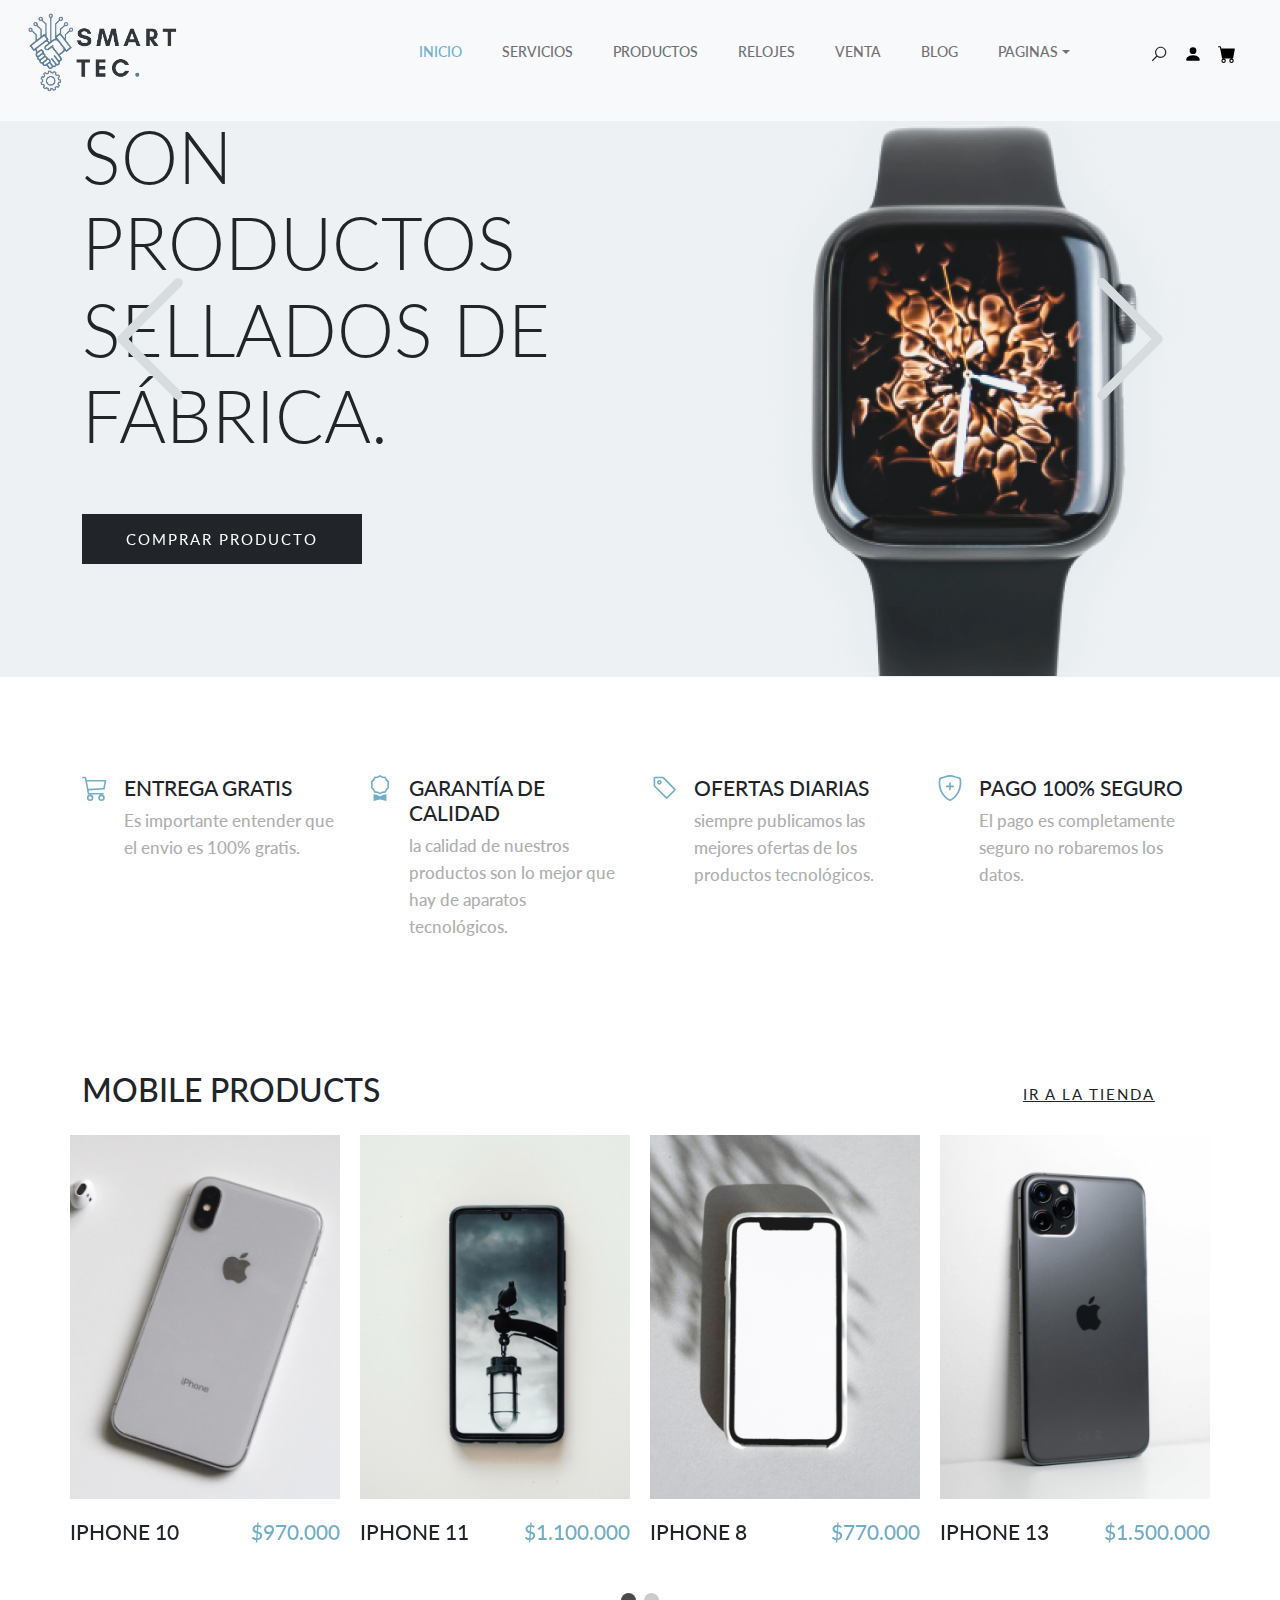
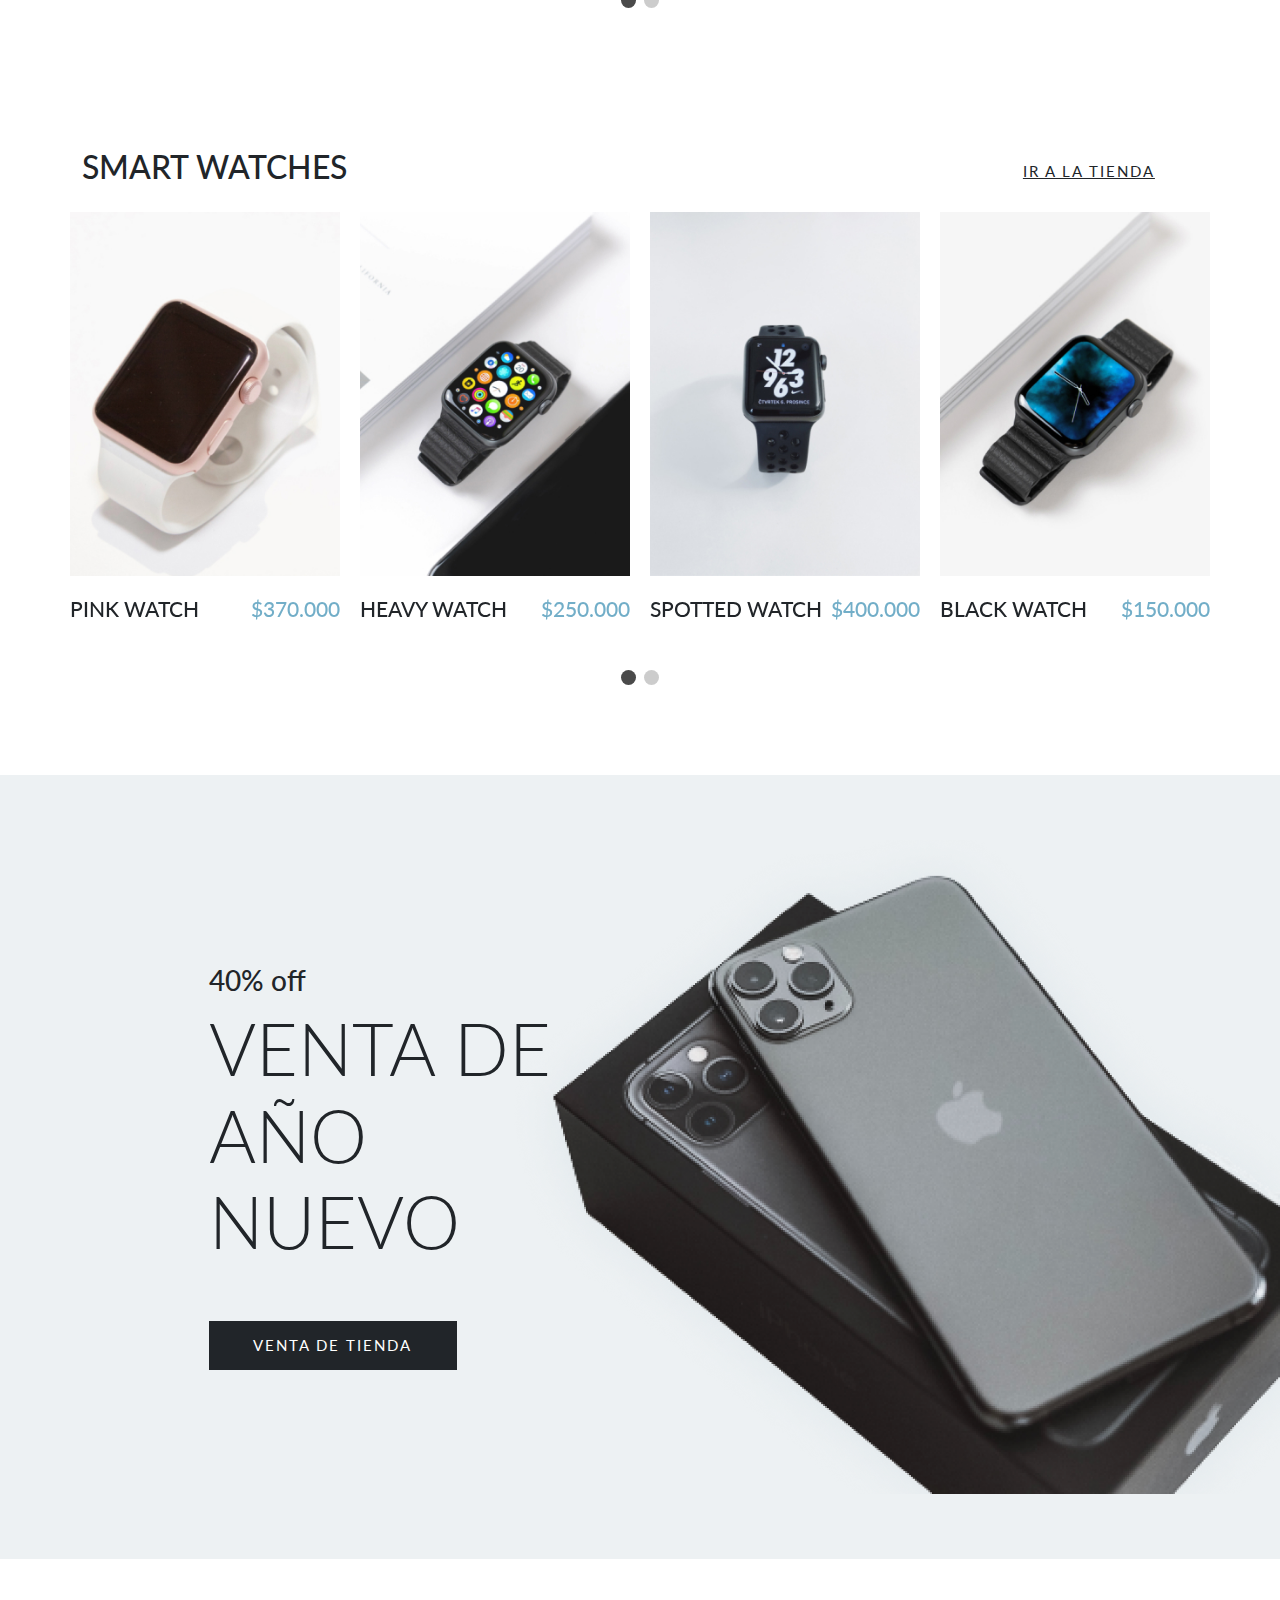
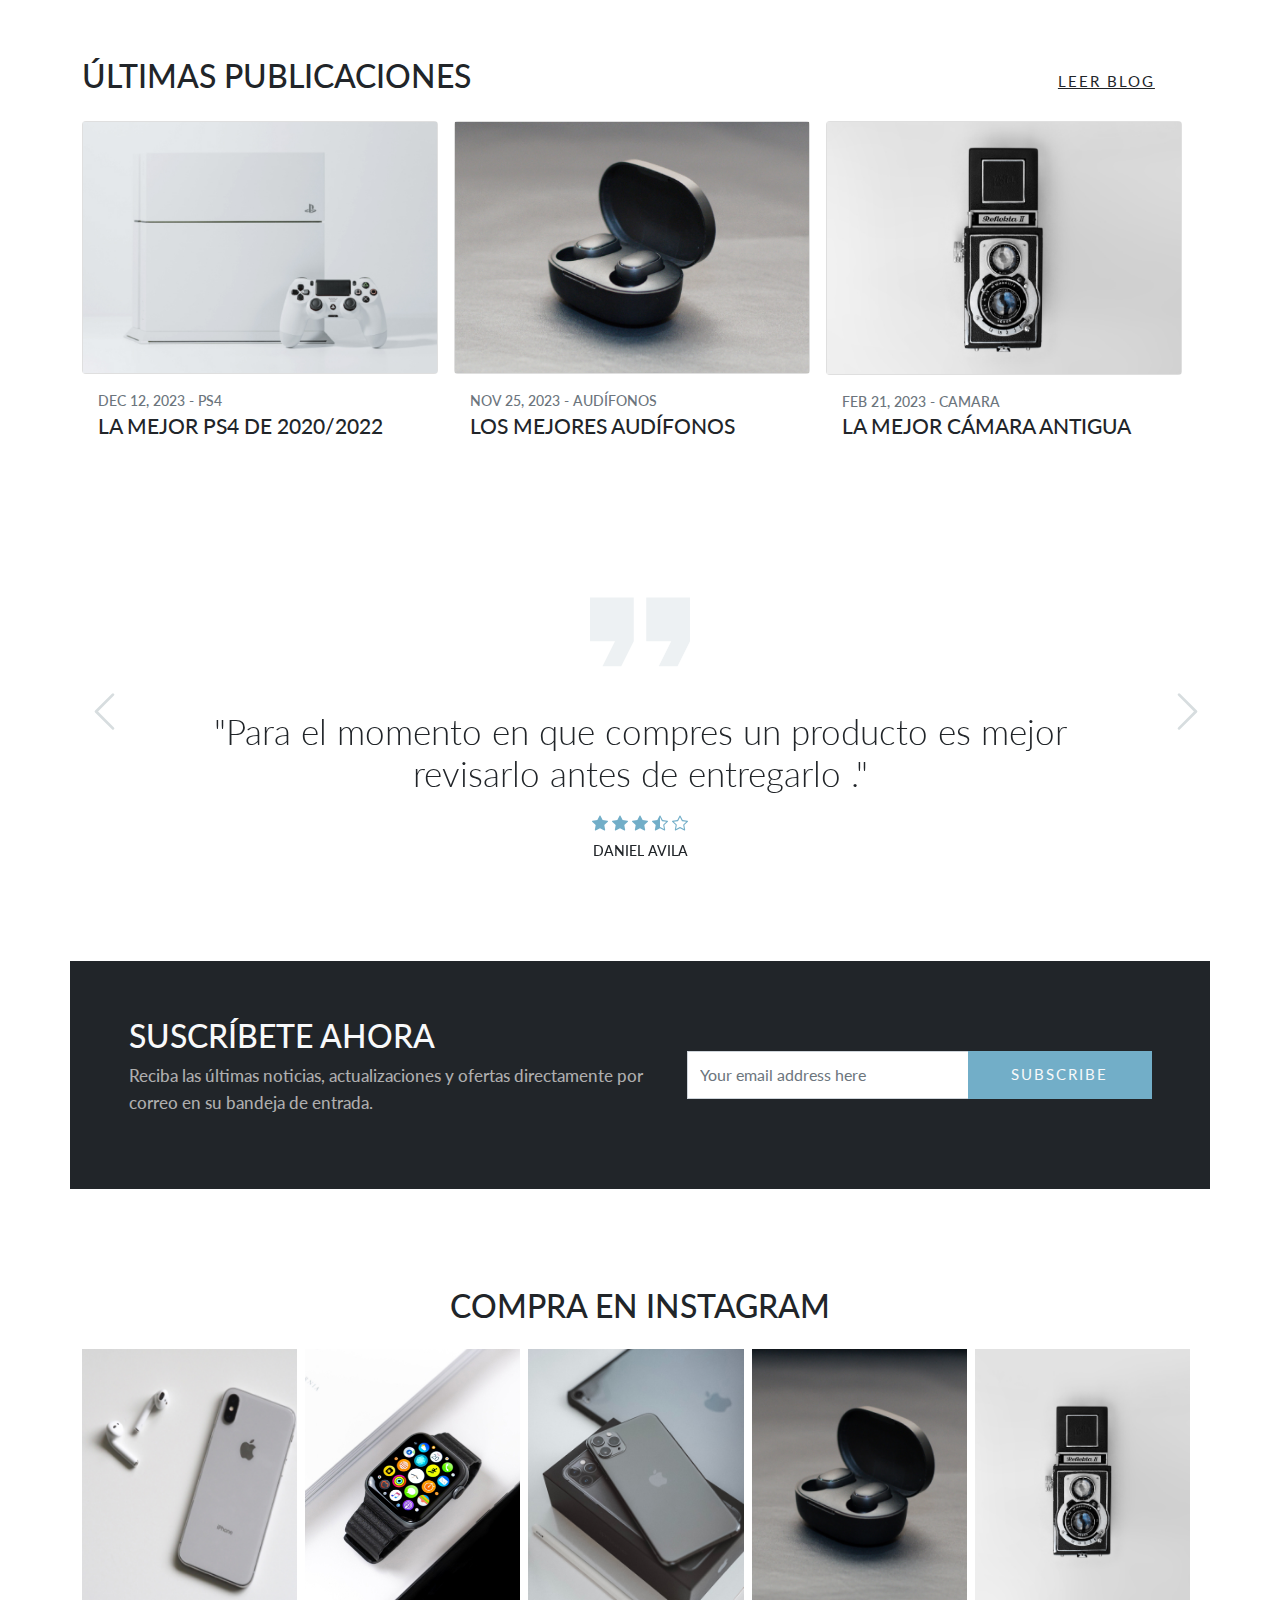
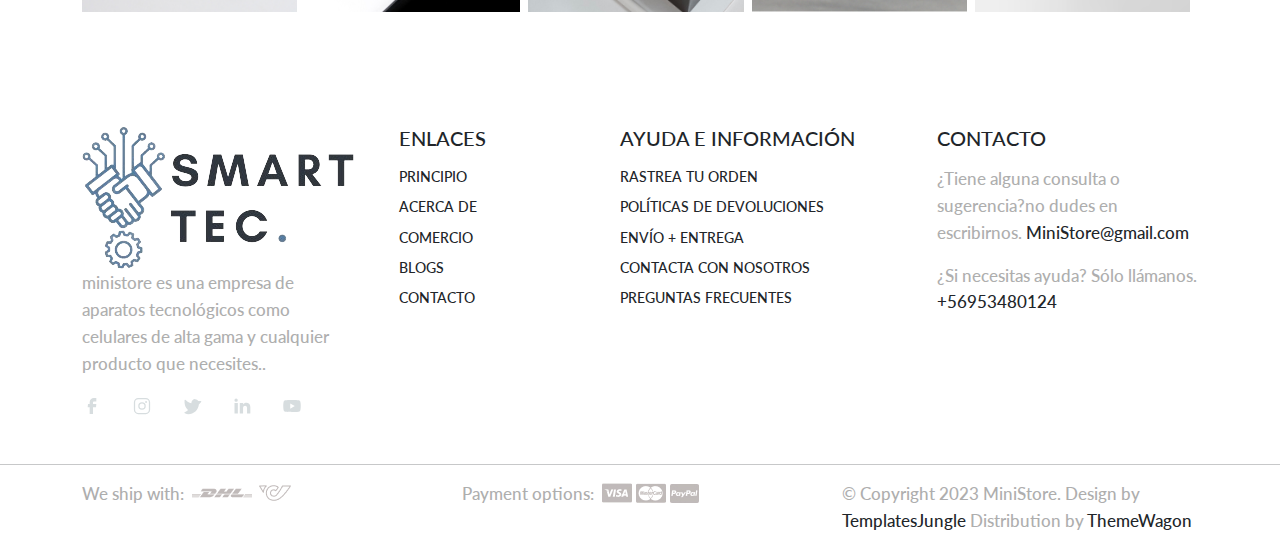
<file: index.html>
<!DOCTYPE html>
<html>
  <head>
    <title>Smart-Tec</title>
    <meta charset="utf-8">
    <meta http-equiv="X-UA-Compatible" content="IE=edge">
    <meta name="viewport" content="width=device-width, initial-scale=1.0">
    <meta name="format-detection" content="telephone=no">
    <meta name="apple-mobile-web-app-capable" content="yes">
    <meta name="author" content="">
    <meta name="keywords" content="">
    <meta name="description" content="">
    <link rel="stylesheet" type="text/css" href="css/bootstrap.min.css">
    <link rel="stylesheet" type="text/css" href="style.css">
    <link rel="stylesheet" href="https://cdn.jsdelivr.net/npm/swiper@9/swiper-bundle.min.css" />
    <link rel="preconnect" href="https://fonts.googleapis.com">
    <link rel="preconnect" href="https://fonts.gstatic.com" crossorigin>
    <link href="https://fonts.googleapis.com/css2?family=Jost:wght@300;400;500&family=Lato:wght@300;400;700&display=swap" rel="stylesheet">
    <!-- script
    ================================================== -->
    <script src="js/modernizr.js"></script>
  </head>
  <body data-bs-spy="scroll" data-bs-target="#navbar" data-bs-root-margin="0px 0px -40%" data-bs-smooth-scroll="true" tabindex="0">
    <svg xmlns="http://www.w3.org/2000/svg" style="display: none;">
      <symbol id="search" xmlns="http://www.w3.org/2000/svg" viewBox="0 0 32 32">
        <title>Search</title>
        <path fill="currentColor" d="M19 3C13.488 3 9 7.488 9 13c0 2.395.84 4.59 2.25 6.313L3.281 27.28l1.439 1.44l7.968-7.969A9.922 9.922 0 0 0 19 23c5.512 0 10-4.488 10-10S24.512 3 19 3zm0 2c4.43 0 8 3.57 8 8s-3.57 8-8 8s-8-3.57-8-8s3.57-8 8-8z" />
      </symbol>
      <symbol xmlns="http://www.w3.org/2000/svg" id="user" viewBox="0 0 16 16">
        <path d="M3 14s-1 0-1-1 1-4 6-4 6 3 6 4-1 1-1 1H3Zm5-6a3 3 0 1 0 0-6 3 3 0 0 0 0 6Z" />
      </symbol>
      <symbol xmlns="http://www.w3.org/2000/svg" id="cart" viewBox="0 0 16 16">
        <path d="M0 1.5A.5.5 0 0 1 .5 1H2a.5.5 0 0 1 .485.379L2.89 3H14.5a.5.5 0 0 1 .491.592l-1.5 8A.5.5 0 0 1 13 12H4a.5.5 0 0 1-.491-.408L2.01 3.607 1.61 2H.5a.5.5 0 0 1-.5-.5zM5 12a2 2 0 1 0 0 4 2 2 0 0 0 0-4zm7 0a2 2 0 1 0 0 4 2 2 0 0 0 0-4zm-7 1a1 1 0 1 1 0 2 1 1 0 0 1 0-2zm7 0a1 1 0 1 1 0 2 1 1 0 0 1 0-2z" />
      </symbol>
      <svg xmlns="http://www.w3.org/2000/svg" id="chevron-left" viewBox="0 0 16 16">
        <path fill-rule="evenodd" d="M11.354 1.646a.5.5 0 0 1 0 .708L5.707 8l5.647 5.646a.5.5 0 0 1-.708.708l-6-6a.5.5 0 0 1 0-.708l6-6a.5.5 0 0 1 .708 0z" />
      </svg>
      <symbol xmlns="http://www.w3.org/2000/svg" id="chevron-right" viewBox="0 0 16 16">
        <path fill-rule="evenodd" d="M4.646 1.646a.5.5 0 0 1 .708 0l6 6a.5.5 0 0 1 0 .708l-6 6a.5.5 0 0 1-.708-.708L10.293 8 4.646 2.354a.5.5 0 0 1 0-.708z" />
      </symbol>
      <symbol xmlns="http://www.w3.org/2000/svg" id="cart-outline" viewBox="0 0 16 16">
        <path d="M0 1.5A.5.5 0 0 1 .5 1H2a.5.5 0 0 1 .485.379L2.89 3H14.5a.5.5 0 0 1 .49.598l-1 5a.5.5 0 0 1-.465.401l-9.397.472L4.415 11H13a.5.5 0 0 1 0 1H4a.5.5 0 0 1-.491-.408L2.01 3.607 1.61 2H.5a.5.5 0 0 1-.5-.5zM3.102 4l.84 4.479 9.144-.459L13.89 4H3.102zM5 12a2 2 0 1 0 0 4 2 2 0 0 0 0-4zm7 0a2 2 0 1 0 0 4 2 2 0 0 0 0-4zm-7 1a1 1 0 1 1 0 2 1 1 0 0 1 0-2zm7 0a1 1 0 1 1 0 2 1 1 0 0 1 0-2z" />
      </symbol>
      <symbol xmlns="http://www.w3.org/2000/svg" id="quality" viewBox="0 0 16 16">
        <path d="M9.669.864 8 0 6.331.864l-1.858.282-.842 1.68-1.337 1.32L2.6 6l-.306 1.854 1.337 1.32.842 1.68 1.858.282L8 12l1.669-.864 1.858-.282.842-1.68 1.337-1.32L13.4 6l.306-1.854-1.337-1.32-.842-1.68L9.669.864zm1.196 1.193.684 1.365 1.086 1.072L12.387 6l.248 1.506-1.086 1.072-.684 1.365-1.51.229L8 10.874l-1.355-.702-1.51-.229-.684-1.365-1.086-1.072L3.614 6l-.25-1.506 1.087-1.072.684-1.365 1.51-.229L8 1.126l1.356.702 1.509.229z" />
        <path d="M4 11.794V16l4-1 4 1v-4.206l-2.018.306L8 13.126 6.018 12.1 4 11.794z" />
      </symbol>
      <symbol xmlns="http://www.w3.org/2000/svg" id="price-tag" viewBox="0 0 16 16">
        <path d="M6 4.5a1.5 1.5 0 1 1-3 0 1.5 1.5 0 0 1 3 0zm-1 0a.5.5 0 1 0-1 0 .5.5 0 0 0 1 0z" />
        <path d="M2 1h4.586a1 1 0 0 1 .707.293l7 7a1 1 0 0 1 0 1.414l-4.586 4.586a1 1 0 0 1-1.414 0l-7-7A1 1 0 0 1 1 6.586V2a1 1 0 0 1 1-1zm0 5.586 7 7L13.586 9l-7-7H2v4.586z" />
      </symbol>
      <symbol xmlns="http://www.w3.org/2000/svg" id="shield-plus" viewBox="0 0 16 16">
        <path d="M5.338 1.59a61.44 61.44 0 0 0-2.837.856.481.481 0 0 0-.328.39c-.554 4.157.726 7.19 2.253 9.188a10.725 10.725 0 0 0 2.287 2.233c.346.244.652.42.893.533.12.057.218.095.293.118a.55.55 0 0 0 .101.025.615.615 0 0 0 .1-.025c.076-.023.174-.061.294-.118.24-.113.547-.29.893-.533a10.726 10.726 0 0 0 2.287-2.233c1.527-1.997 2.807-5.031 2.253-9.188a.48.48 0 0 0-.328-.39c-.651-.213-1.75-.56-2.837-.855C9.552 1.29 8.531 1.067 8 1.067c-.53 0-1.552.223-2.662.524zM5.072.56C6.157.265 7.31 0 8 0s1.843.265 2.928.56c1.11.3 2.229.655 2.887.87a1.54 1.54 0 0 1 1.044 1.262c.596 4.477-.787 7.795-2.465 9.99a11.775 11.775 0 0 1-2.517 2.453 7.159 7.159 0 0 1-1.048.625c-.28.132-.581.24-.829.24s-.548-.108-.829-.24a7.158 7.158 0 0 1-1.048-.625 11.777 11.777 0 0 1-2.517-2.453C1.928 10.487.545 7.169 1.141 2.692A1.54 1.54 0 0 1 2.185 1.43 62.456 62.456 0 0 1 5.072.56z" />
        <path d="M8 4.5a.5.5 0 0 1 .5.5v1.5H10a.5.5 0 0 1 0 1H8.5V9a.5.5 0 0 1-1 0V7.5H6a.5.5 0 0 1 0-1h1.5V5a.5.5 0 0 1 .5-.5z" />
      </symbol>
      <symbol xmlns="http://www.w3.org/2000/svg" id="star-fill" viewBox="0 0 16 16">
        <path d="M3.612 15.443c-.386.198-.824-.149-.746-.592l.83-4.73L.173 6.765c-.329-.314-.158-.888.283-.95l4.898-.696L7.538.792c.197-.39.73-.39.927 0l2.184 4.327 4.898.696c.441.062.612.636.282.95l-3.522 3.356.83 4.73c.078.443-.36.79-.746.592L8 13.187l-4.389 2.256z" />
      </symbol>
      <symbol xmlns="http://www.w3.org/2000/svg" id="star-empty" viewBox="0 0 16 16">
        <path d="M2.866 14.85c-.078.444.36.791.746.593l4.39-2.256 4.389 2.256c.386.198.824-.149.746-.592l-.83-4.73 3.522-3.356c.33-.314.16-.888-.282-.95l-4.898-.696L8.465.792a.513.513 0 0 0-.927 0L5.354 5.12l-4.898.696c-.441.062-.612.636-.283.95l3.523 3.356-.83 4.73zm4.905-2.767-3.686 1.894.694-3.957a.565.565 0 0 0-.163-.505L1.71 6.745l4.052-.576a.525.525 0 0 0 .393-.288L8 2.223l1.847 3.658a.525.525 0 0 0 .393.288l4.052.575-2.906 2.77a.565.565 0 0 0-.163.506l.694 3.957-3.686-1.894a.503.503 0 0 0-.461 0z" />
      </symbol>
      <symbol xmlns="http://www.w3.org/2000/svg" id="star-half" viewBox="0 0 16 16">
        <path d="M5.354 5.119 7.538.792A.516.516 0 0 1 8 .5c.183 0 .366.097.465.292l2.184 4.327 4.898.696A.537.537 0 0 1 16 6.32a.548.548 0 0 1-.17.445l-3.523 3.356.83 4.73c.078.443-.36.79-.746.592L8 13.187l-4.389 2.256a.52.52 0 0 1-.146.05c-.342.06-.668-.254-.6-.642l.83-4.73L.173 6.765a.55.55 0 0 1-.172-.403.58.58 0 0 1 .085-.302.513.513 0 0 1 .37-.245l4.898-.696zM8 12.027a.5.5 0 0 1 .232.056l3.686 1.894-.694-3.957a.565.565 0 0 1 .162-.505l2.907-2.77-4.052-.576a.525.525 0 0 1-.393-.288L8.001 2.223 8 2.226v9.8z" />
      </symbol>
      <symbol xmlns="http://www.w3.org/2000/svg" id="quote" viewBox="0 0 24 24">
        <path fill="currentColor" d="m15 17l2-4h-4V6h7v7l-2 4h-3Zm-9 0l2-4H4V6h7v7l-2 4H6Z" />
      </symbol>
      <symbol xmlns="http://www.w3.org/2000/svg" id="facebook" viewBox="0 0 24 24">
        <path fill="currentColor" d="M9.198 21.5h4v-8.01h3.604l.396-3.98h-4V7.5a1 1 0 0 1 1-1h3v-4h-3a5 5 0 0 0-5 5v2.01h-2l-.396 3.98h2.396v8.01Z" />
      </symbol>
      <symbol xmlns="http://www.w3.org/2000/svg" id="youtube" viewBox="0 0 32 32">
        <path fill="currentColor" d="M29.41 9.26a3.5 3.5 0 0 0-2.47-2.47C24.76 6.2 16 6.2 16 6.2s-8.76 0-10.94.59a3.5 3.5 0 0 0-2.47 2.47A36.13 36.13 0 0 0 2 16a36.13 36.13 0 0 0 .59 6.74a3.5 3.5 0 0 0 2.47 2.47c2.18.59 10.94.59 10.94.59s8.76 0 10.94-.59a3.5 3.5 0 0 0 2.47-2.47A36.13 36.13 0 0 0 30 16a36.13 36.13 0 0 0-.59-6.74ZM13.2 20.2v-8.4l7.27 4.2Z" />
      </symbol>
      <symbol xmlns="http://www.w3.org/2000/svg" id="twitter" viewBox="0 0 256 256">
        <path fill="currentColor" d="m245.66 77.66l-29.9 29.9C209.72 177.58 150.67 232 80 232c-14.52 0-26.49-2.3-35.58-6.84c-7.33-3.67-10.33-7.6-11.08-8.72a8 8 0 0 1 3.85-11.93c.26-.1 24.24-9.31 39.47-26.84a110.93 110.93 0 0 1-21.88-24.2c-12.4-18.41-26.28-50.39-22-98.18a8 8 0 0 1 13.65-4.92c.35.35 33.28 33.1 73.54 43.72V88a47.87 47.87 0 0 1 14.36-34.3A46.87 46.87 0 0 1 168.1 40a48.66 48.66 0 0 1 41.47 24H240a8 8 0 0 1 5.66 13.66Z" />
      </symbol>
      <symbol xmlns="http://www.w3.org/2000/svg" id="instagram" viewBox="0 0 256 256">
        <path fill="currentColor" d="M128 80a48 48 0 1 0 48 48a48.05 48.05 0 0 0-48-48Zm0 80a32 32 0 1 1 32-32a32 32 0 0 1-32 32Zm48-136H80a56.06 56.06 0 0 0-56 56v96a56.06 56.06 0 0 0 56 56h96a56.06 56.06 0 0 0 56-56V80a56.06 56.06 0 0 0-56-56Zm40 152a40 40 0 0 1-40 40H80a40 40 0 0 1-40-40V80a40 40 0 0 1 40-40h96a40 40 0 0 1 40 40ZM192 76a12 12 0 1 1-12-12a12 12 0 0 1 12 12Z" />
      </symbol>
      <symbol xmlns="http://www.w3.org/2000/svg" id="linkedin" viewBox="0 0 24 24">
        <path fill="currentColor" d="M6.94 5a2 2 0 1 1-4-.002a2 2 0 0 1 4 .002zM7 8.48H3V21h4V8.48zm6.32 0H9.34V21h3.94v-6.57c0-3.66 4.77-4 4.77 0V21H22v-7.93c0-6.17-7.06-5.94-8.72-2.91l.04-1.68z" />
      </symbol>
      <symbol xmlns="http://www.w3.org/2000/svg" id="nav-icon" viewBox="0 0 16 16">
        <path d="M14 10.5a.5.5 0 0 0-.5-.5h-3a.5.5 0 0 0 0 1h3a.5.5 0 0 0 .5-.5zm0-3a.5.5 0 0 0-.5-.5h-7a.5.5 0 0 0 0 1h7a.5.5 0 0 0 .5-.5zm0-3a.5.5 0 0 0-.5-.5h-11a.5.5 0 0 0 0 1h11a.5.5 0 0 0 .5-.5z" />
      </symbol>
      <symbol xmlns="http://www.w3.org/2000/svg" id="close" viewBox="0 0 16 16">
        <path d="M2.146 2.854a.5.5 0 1 1 .708-.708L8 7.293l5.146-5.147a.5.5 0 0 1 .708.708L8.707 8l5.147 5.146a.5.5 0 0 1-.708.708L8 8.707l-5.146 5.147a.5.5 0 0 1-.708-.708L7.293 8 2.146 2.854Z" />
      </symbol>
      <symbol xmlns="http://www.w3.org/2000/svg" id="navbar-icon" viewBox="0 0 16 16">
        <path d="M14 10.5a.5.5 0 0 0-.5-.5h-3a.5.5 0 0 0 0 1h3a.5.5 0 0 0 .5-.5zm0-3a.5.5 0 0 0-.5-.5h-7a.5.5 0 0 0 0 1h7a.5.5 0 0 0 .5-.5zm0-3a.5.5 0 0 0-.5-.5h-11a.5.5 0 0 0 0 1h11a.5.5 0 0 0 .5-.5z" />
      </symbol>
    </svg>  

    <div class="search-popup">
        <div class="search-popup-container">

          <form role="search" method="get" class="search-form" action="">
            <input type="search" id="search-form" class="search-field" placeholder="Type and press enter" value="" name="s" />
            <button type="submit" class="search-submit"><svg class="search"><use xlink:href="#search"></use></svg></button>
          </form>

          <h5 class="cat-list-title">Browse Categories</h5>
          
          <ul class="cat-list">
            <li class="cat-list-item">
              <a href="#" title="Mobile Phones">Teléfonos móviles</a>
            </li>
            <li class="cat-list-item">
              <a href="#" title="Smart Watches">Relojes inteligentes</a>
            </li>
            <li class="cat-list-item">
              <a href="#" title="Headphones">Auriculares</a>
            </li>
            <li class="cat-list-item">
              <a href="#" title="Accessories">Accessorios</a>
            </li>
            <li class="cat-list-item">
              <a href="#" title="Monitors">Monitores</a>
            </li>
            <li class="cat-list-item">
              <a href="#" title="Speakers">parlantes</a>
            </li>
            <li class="cat-list-item">
              <a href="#" title="Memory Cards">Tarjetas de memoria</a>
            </li>
          </ul>

        </div>
    </div>
    
    <header id="header" class="site-header header-scrolled position-fixed text-black bg-light">
      <nav id="header-nav" class="navbar navbar-expand-lg px-3 mb-3">
        <div class="container-fluid">
          <a class="navbar-brand" href="index.html">
            <img src="images/main-logo.png" class="logo">
          </a>
          <button class="navbar-toggler d-flex d-lg-none order-3 p-2" type="button" data-bs-toggle="offcanvas" data-bs-target="#bdNavbar" aria-controls="bdNavbar" aria-expanded="false" aria-label="Toggle navigation">
            <svg class="navbar-icon">
              <use xlink:href="#navbar-icon"></use>
            </svg>
          </button>
          <div class="offcanvas offcanvas-end" tabindex="-1" id="bdNavbar" aria-labelledby="bdNavbarOffcanvasLabel">
            <div class="offcanvas-header px-4 pb-0">
              <a class="navbar-brand" href="index.html">
                <img src="images/main-logo.png" class="logo">
              </a>
              <button type="button" class="btn-close btn-close-black" data-bs-dismiss="offcanvas" aria-label="Close" data-bs-target="#bdNavbar"></button>
            </div>
            <div class="offcanvas-body">
              <ul id="navbar" class="navbar-nav text-uppercase justify-content-end align-items-center flex-grow-1 pe-3">
                <li class="nav-item">
                  <a class="nav-link me-4 active" href="#billboard">Inicio</a>
                </li>
                <li class="nav-item">
                  <a class="nav-link me-4" href="#company-services">Servicios</a>
                </li>
                <li class="nav-item">
                  <a class="nav-link me-4" href="#mobile-products">Productos</a>
                </li>
                <li class="nav-item">
                  <a class="nav-link me-4" href="#smart-watches">Relojes</a>
                </li>
                <li class="nav-item">
                  <a class="nav-link me-4" href="#yearly-sale">Venta</a>
                </li>
                <li class="nav-item">
                  <a class="nav-link me-4" href="#latest-blog">Blog</a>
                </li>
                <li class="nav-item dropdown">
                  <a class="nav-link me-4 dropdown-toggle link-dark" data-bs-toggle="dropdown" href="#" role="button" aria-expanded="false">paginas</a>
                  <ul class="dropdown-menu">
                    <li>
                      <a href="about.html" class="dropdown-item">About</a>
                    </li>
                    <li>
                      <a href="blog.html" class="dropdown-item">Blog</a>
                    </li>
                    <li>
                      <a href="shop.html" class="dropdown-item">Shop</a>
                    </li>
                    <li>
                      <a href="cart.html" class="dropdown-item">Cart</a>
                    </li>
                    <li>
                      <a href="checkout.html" class="dropdown-item">Checkout</a>
                    </li>
                    <li>
                      <a href="single-product.html" class="dropdown-item">Single Product</a>
                    </li>
                    <li>
                      <a href="contact.html" class="dropdown-item">Contact</a>
                    </li>
                  </ul>
                </li>
                <li class="nav-item">
                  <div class="user-items ps-5">
                    <ul class="d-flex justify-content-end list-unstyled">
                      <li class="search-item pe-3">
                        <a href="#" class="search-button">
                          <svg class="search">
                            <use xlink:href="#search"></use>
                          </svg>
                        </a>
                      </li>
                      <li class="pe-3">
                        <a href="inico de sesión/iniciar_sesion.html">
                          <svg class="user">
                            <use xlink:href="#user"></use>
                          </svg>
                        </a>
                      </li>
                      <li>
                        <a href="cart.html">
                          <svg class="cart">
                            <use xlink:href="#cart"></use>
                          </svg>
                        </a>
                      </li>
                    </ul>
                  </div>
                </li>
              </ul>
            </div>
          </div>
        </div>
      </nav>
    </header>
    <section id="billboard" class="position-relative overflow-hidden bg-light-blue">
      <div class="swiper main-swiper">
        <div class="swiper-wrapper">
          <div class="swiper-slide">
            <div class="container">
              <div class="row d-flex align-items-center">
                <div class="col-md-6">
                  <div class="banner-content">
                    <h1 class="display-2 text-uppercase text-dark pb-5">Son productos sellados de fábrica.</h1>
                    <a href="shop.html" class="btn btn-medium btn-dark text-uppercase btn-rounded-none">Comprar producto</a>
                  </div>
                </div>
                <div class="col-md-5">
                  <div class="image-holder">
                    <img src="images/banner-image.png" alt="banner">
                  </div>
                </div>
              </div>
            </div>
          </div>
          <div class="swiper-slide">
            <div class="container">
              <div class="row d-flex flex-wrap align-items-center">
                <div class="col-md-6">
                  <div class="banner-content">
                    <h1 class="display-2 text-uppercase text-dark pb-5">Los mejores productos tecnológicos.</h1>
                    <a href="shop.html" class="btn btn-medium btn-dark text-uppercase btn-rounded-none">Comprar producto</a>
                  </div>
                </div>
                <div class="col-md-5">
                  <div class="image-holder">
                    <img src="images/banner-image.png" alt="banner">
                  </div>
                </div>
              </div>
            </div>
          </div>
        </div>
      </div>
      <div class="swiper-icon swiper-arrow swiper-arrow-prev">
        <svg class="chevron-left">
          <use xlink:href="#chevron-left" />
        </svg>
      </div>
      <div class="swiper-icon swiper-arrow swiper-arrow-next">
        <svg class="chevron-right">
          <use xlink:href="#chevron-right" />
        </svg>
      </div>
    </section>
    <section id="company-services" class="padding-large">
      <div class="container">
        <div class="row">
          <div class="col-lg-3 col-md-6 pb-3">
            <div class="icon-box d-flex">
              <div class="icon-box-icon pe-3 pb-3">
                <svg class="cart-outline">
                  <use xlink:href="#cart-outline" />
                </svg>
              </div>
              <div class="icon-box-content">
                <h3 class="card-title text-uppercase text-dark">Entrega gratis</h3>
                <p>Es importante entender que el envio es 100% gratis.</p>
              </div>
            </div>
          </div>
          <div class="col-lg-3 col-md-6 pb-3">
            <div class="icon-box d-flex">
              <div class="icon-box-icon pe-3 pb-3">
                <svg class="quality">
                  <use xlink:href="#quality" />
                </svg>
              </div>
              <div class="icon-box-content">
                <h3 class="card-title text-uppercase text-dark">Garantía de calidad</h3>
                <p>la calidad de nuestros productos son lo mejor que hay de aparatos tecnológicos.</p>
              </div>
            </div>
          </div>
          <div class="col-lg-3 col-md-6 pb-3">
            <div class="icon-box d-flex">
              <div class="icon-box-icon pe-3 pb-3">
                <svg class="price-tag">
                  <use xlink:href="#price-tag" />
                </svg>
              </div>
              <div class="icon-box-content">
                <h3 class="card-title text-uppercase text-dark">Ofertas diarias</h3>
                <p>siempre publicamos las mejores ofertas de los productos tecnológicos.</p>
              </div>
            </div>
          </div>
          <div class="col-lg-3 col-md-6 pb-3">
            <div class="icon-box d-flex">
              <div class="icon-box-icon pe-3 pb-3">
                <svg class="shield-plus">
                  <use xlink:href="#shield-plus" />
                </svg>
              </div>
              <div class="icon-box-content">
                <h3 class="card-title text-uppercase text-dark">Pago 100% seguro</h3>
                <p>El pago es completamente seguro no robaremos los datos.</p>
              </div>
            </div>
          </div>
        </div>
      </div>
    </section>
    <section id="mobile-products" class="product-store position-relative padding-large no-padding-top">
      <div class="container">
        <div class="row">
          <div class="display-header d-flex justify-content-between pb-3">
            <h2 class="display-7 text-dark text-uppercase">Mobile Products</h2>
            <div class="btn-right">
              <a href="shop.html" class="btn btn-medium btn-normal text-uppercase">Ir a la tienda</a>
            </div>
          </div>
          <div class="swiper product-swiper">
            <div class="swiper-wrapper">
              <div class="swiper-slide">
                <div class="product-card position-relative">
                  <div class="image-holder">
                    <img src="images/product-item1.jpg" alt="product-item" class="img-fluid">
                  </div>
                  <div class="cart-concern position-absolute">
                    <div class="cart-button d-flex">
                      <a href="#" class="btn btn-medium btn-black">Add to Cart<svg class="cart-outline"><use xlink:href="#cart-outline"></use></svg></a>
                    </div>
                  </div>
                  <div class="card-detail d-flex justify-content-between align-items-baseline pt-3">
                    <h3 class="card-title text-uppercase">
                      <a href="#">Iphone 10</a>
                    </h3>
                    <span class="item-price text-primary">$970.000</span>
                  </div>
                </div>
              </div>
              <div class="swiper-slide">
                <div class="product-card position-relative">
                  <div class="image-holder">
                    <img src="images/product-item2.jpg" alt="product-item" class="img-fluid">
                  </div>
                  <div class="cart-concern position-absolute">
                    <div class="cart-button d-flex">
                      <a href="#" class="btn btn-medium btn-black">Add to Cart<svg class="cart-outline"><use xlink:href="#cart-outline"></use></svg></a>
                    </div>
                  </div>
                  <div class="card-detail d-flex justify-content-between align-items-baseline pt-3">
                    <h3 class="card-title text-uppercase">
                      <a href="#">Iphone 11</a>
                    </h3>
                    <span class="item-price text-primary">$1.100.000</span>
                  </div>
                </div>
              </div>
              <div class="swiper-slide">
                <div class="product-card position-relative">
                  <div class="image-holder">
                    <img src="images/product-item3.jpg" alt="product-item" class="img-fluid">
                  </div>
                  <div class="cart-concern position-absolute">
                    <div class="cart-button d-flex">
                      <a href="#" class="btn btn-medium btn-black">Add to Cart<svg class="cart-outline"><use xlink:href="#cart-outline"></use></svg></a>
                    </div>
                  </div>
                  <div class="card-detail d-flex justify-content-between align-items-baseline pt-3">
                    <h3 class="card-title text-uppercase">
                      <a href="#">Iphone 8</a>
                    </h3>
                    <span class="item-price text-primary">$770.000</span>
                  </div>
                </div>
              </div>
              <div class="swiper-slide">
                <div class="product-card position-relative">
                  <div class="image-holder">
                    <img src="images/product-item4.jpg" alt="product-item" class="img-fluid">
                  </div>
                  <div class="cart-concern position-absolute">
                    <div class="cart-button d-flex">
                      <a href="#" class="btn btn-medium btn-black">Add to Cart<svg class="cart-outline"><use xlink:href="#cart-outline"></use></svg></a>
                    </div>
                  </div>
                  <div class="card-detail d-flex justify-content-between align-items-baseline pt-3">
                    <h3 class="card-title text-uppercase">
                      <a href="#">Iphone 13</a>
                    </h3>
                    <span class="item-price text-primary">$1.500.000</span>
                  </div>
                </div>
              </div>
              <div class="swiper-slide">
                <div class="product-card position-relative">
                  <div class="image-holder">
                    <img src="images/product-item5.jpg" alt="product-item" class="img-fluid">
                  </div>
                  <div class="cart-concern position-absolute">
                    <div class="cart-button d-flex">
                      <a href="#" class="btn btn-medium btn-black">Add to Cart<svg class="cart-outline"><use xlink:href="#cart-outline"></use></svg></a>
                    </div>
                  </div>
                  <div class="card-detail d-flex justify-content-between align-items-baseline pt-3">
                    <h3 class="card-title text-uppercase">
                      <a href="#">Iphone 12</a>
                    </h3>
                    <span class="item-price text-primary">$1.270.000</span>
                  </div>
                </div>
              </div>
            </div>
          </div>
        </div>
      </div>
      <div class="swiper-pagination position-absolute text-center"></div>
    </section>
    <section id="smart-watches" class="product-store padding-large position-relative">
      <div class="container">
        <div class="row">
          <div class="display-header d-flex justify-content-between pb-3">
            <h2 class="display-7 text-dark text-uppercase">Smart Watches</h2>
            <div class="btn-right">
              <a href="shop.html" class="btn btn-medium btn-normal text-uppercase">Ir a la tienda</a>
            </div>
          </div>
          <div class="swiper product-watch-swiper">
            <div class="swiper-wrapper">
              <div class="swiper-slide">
                <div class="product-card position-relative">
                  <div class="image-holder">
                    <img src="images/product-item6.jpg" alt="product-item" class="img-fluid">
                  </div>
                  <div class="cart-concern position-absolute">
                    <div class="cart-button d-flex">
                      <a href="#" class="btn btn-medium btn-black">Add to Cart<svg class="cart-outline"><use xlink:href="#cart-outline"></use></svg></a>
                    </div>
                  </div>
                  <div class="card-detail d-flex justify-content-between align-items-baseline pt-3">
                    <h3 class="card-title text-uppercase">
                      <a href="#">Pink watch</a>
                    </h3>
                    <span class="item-price text-primary">$370.000</span>
                  </div>
                </div>
              </div>
              <div class="swiper-slide">
                <div class="product-card position-relative">
                  <div class="image-holder">
                    <img src="images/product-item7.jpg" alt="product-item" class="img-fluid">
                  </div>
                  <div class="cart-concern position-absolute">
                    <div class="cart-button d-flex">
                      <a href="#" class="btn btn-medium btn-black">Add to Cart<svg class="cart-outline"><use xlink:href="#cart-outline"></use></svg></a>
                    </div>
                  </div>
                  <div class="card-detail d-flex justify-content-between align-items-baseline pt-3">
                    <h3 class="card-title text-uppercase">
                      <a href="#">Heavy watch</a>
                    </h3>
                    <span class="item-price text-primary">$250.000</span>
                  </div>
                </div>
              </div>
              <div class="swiper-slide">
                <div class="product-card position-relative">
                  <div class="image-holder">
                    <img src="images/product-item8.jpg" alt="product-item" class="img-fluid">
                  </div>
                  <div class="cart-concern position-absolute">
                    <div class="cart-button d-flex">
                      <a href="#" class="btn btn-medium btn-black">Add to Cart<svg class="cart-outline"><use xlink:href="#cart-outline"></use></svg></a>
                    </div>
                  </div>
                  <div class="card-detail d-flex justify-content-between align-items-baseline pt-3">
                    <h3 class="card-title text-uppercase">
                      <a href="#">spotted watch</a>
                    </h3>
                    <span class="item-price text-primary">$400.000</span>
                  </div>
                </div>
              </div>
              <div class="swiper-slide">
                <div class="product-card position-relative">
                  <div class="image-holder">
                    <img src="images/product-item9.jpg" alt="product-item" class="img-fluid">
                  </div>
                  <div class="cart-concern position-absolute">
                    <div class="cart-button d-flex">
                      <a href="#" class="btn btn-medium btn-black">Add to Cart<svg class="cart-outline"><use xlink:href="#cart-outline"></use></svg></a>
                    </div>
                  </div>
                  <div class="card-detail d-flex justify-content-between align-items-baseline pt-3">
                    <h3 class="card-title text-uppercase">
                      <a href="#">black watch</a>
                    </h3>
                    <span class="item-price text-primary">$150.000</span>
                  </div>
                </div>
              </div>
              <div class="swiper-slide">
                <div class="product-card position-relative">
                  <div class="image-holder">
                    <img src="images/product-item10.jpg" alt="product-item" class="img-fluid">
                  </div>
                  <div class="cart-concern position-absolute">
                    <div class="cart-button d-flex">
                      <a href="#" class="btn btn-medium btn-black">Add to Cart<svg class="cart-outline"><use xlink:href="#cart-outline"></use></svg></a>
                    </div>
                  </div>
                  <div class="card-detail d-flex justify-content-between pt-3">
                    <h3 class="card-title text-uppercase">
                      <a href="#">black watch</a>
                    </h3>
                    <span class="item-price text-primary">$120.000</span>
                  </div>
                </div>
              </div>
            </div>
          </div>
        </div>
      </div>
      <div class="swiper-pagination position-absolute text-center"></div>
    </section>
    <section id="yearly-sale" class="bg-light-blue overflow-hidden mt-5 padding-xlarge" style="background-image: url('images/single-image1.png');background-position: right; background-repeat: no-repeat;">
      <div class="row d-flex flex-wrap align-items-center">
        <div class="col-md-6 col-sm-12">
          <div class="text-content offset-4 padding-medium">
            <h3>40% off</h3>
            <h2 class="display-2 pb-5 text-uppercase text-dark">venta de año nuevo</h2>
            <a href="shop.html" class="btn btn-medium btn-dark text-uppercase btn-rounded-none">Venta de tienda</a>
          </div>
        </div>
        <div class="col-md-6 col-sm-12">
          
        </div>
      </div>
    </section>
    <section id="latest-blog" class="padding-large">
      <div class="container">
        <div class="row">
          <div class="display-header d-flex justify-content-between pb-3">
            <h2 class="display-7 text-dark text-uppercase">últimas publicaciones</h2>
            <div class="btn-right">
              <a href="blog.html" class="btn btn-medium btn-normal text-uppercase">Leer blog</a>
            </div>
          </div>
          <div class="post-grid d-flex flex-wrap justify-content-between">
            <div class="col-lg-4 col-sm-12">
              <div class="card border-none me-3">
                <div class="card-image">
                  <img src="images/post-item1.jpg" alt="" class="img-fluid">
                </div>
              </div>
              <div class="card-body text-uppercase">
                <div class="card-meta text-muted">
                  <span class="meta-date">dec 12, 2023</span>
                  <span class="meta-category">- PS4</span>
                </div>
                <h3 class="card-title">
                  <a href="#">la mejor ps4 de 2020/2022</a>
                </h3>
              </div>
            </div>
            <div class="col-lg-4 col-sm-12">
              <div class="card border-none me-3">
                <div class="card-image">
                  <img src="images/post-item2.jpg" alt="" class="img-fluid">
                </div>
              </div>
              <div class="card-body text-uppercase">
                <div class="card-meta text-muted">
                  <span class="meta-date">NOV 25, 2023</span>
                  <span class="meta-category">- audífonos</span>
                </div>
                <h3 class="card-title">
                  <a href="#">los mejores audífonos</a>
                </h3>
              </div>
            </div>
            <div class="col-lg-4 col-sm-12">
              <div class="card border-none me-3">
                <div class="card-image">
                  <img src="images/post-item3.jpg" alt="" class="img-fluid">
                </div>
              </div>
              <div class="card-body text-uppercase">
                <div class="card-meta text-muted">
                  <span class="meta-date">feb 21, 2023</span>
                  <span class="meta-category">- Camara</span>
                </div>
                <h3 class="card-title">
                  <a href="#">la mejor cámara antigua</a>
                </h3>
              </div>
            </div>
          </div>
        </div>
      </div>
    </section>
    <section id="testimonials" class="position-relative">
      <div class="container">
        <div class="row">
          <div class="review-content position-relative">
            <div class="swiper-icon swiper-arrow swiper-arrow-prev position-absolute d-flex align-items-center">
              <svg class="chevron-left">
                <use xlink:href="#chevron-left" />
              </svg>
            </div>
            <div class="swiper testimonial-swiper">
              <div class="quotation text-center">
                <svg class="quote">
                  <use xlink:href="#quote" />
                </svg>
              </div>
              <div class="swiper-wrapper">
                <div class="swiper-slide text-center d-flex justify-content-center">
                  <div class="review-item col-md-10">
                    <i class="icon icon-review"></i>
                    <blockquote>"Para el momento en que compres un producto es mejor revisarlo antes de entregarlo ."</blockquote>
                    <div class="rating">
                      <svg class="star star-fill">
                        <use xlink:href="#star-fill"></use>
                      </svg>
                      <svg class="star star-fill">
                        <use xlink:href="#star-fill"></use>
                      </svg>
                      <svg class="star star-fill">
                        <use xlink:href="#star-fill"></use>
                      </svg>
                      <svg class="star star-half">
                        <use xlink:href="#star-half"></use>
                      </svg>
                      <svg class="star star-empty">
                        <use xlink:href="#star-empty"></use>
                      </svg>
                    </div>
                    <div class="author-detail">
                      <div class="name text-dark text-uppercase pt-2">Daniel avila</div>
                    </div>
                  </div>
                </div>
                <div class="swiper-slide text-center d-flex justify-content-center">
                  <div class="review-item col-md-10">
                    <i class="icon icon-review"></i>
                    <blockquote>“En esta tienda podemos encontrar los mejores aparatos tecnologicos del mercado a un buen precio”.</blockquote>
                    <div class="rating">
                      <svg class="star star-fill">
                        <use xlink:href="#star-fill"></use>
                      </svg>
                      <svg class="star star-fill">
                        <use xlink:href="#star-fill"></use>
                      </svg>
                      <svg class="star star-fill">
                        <use xlink:href="#star-fill"></use>
                      </svg>
                      <svg class="star star-half">
                        <use xlink:href="#star-half"></use>
                      </svg>
                      <svg class="star star-empty">
                        <use xlink:href="#star-empty"></use>
                      </svg>
                    </div>
                    <div class="author-detail">
                      <div class="name text-dark text-uppercase pt-2">Nicolas mella</div>
                    </div>
                  </div>
                </div>
              </div>
            </div>
            <div class="swiper-icon swiper-arrow swiper-arrow-next position-absolute d-flex align-items-center">
              <svg class="chevron-right">
                <use xlink:href="#chevron-right" />
              </svg>
            </div>
          </div>
        </div>
      </div>
      <div class="swiper-pagination"></div>
    </section>
    <section id="subscribe" class="container-grid padding-large position-relative overflow-hidden">
      <div class="container">
        <div class="row">
          <div class="subscribe-content bg-dark d-flex flex-wrap justify-content-center align-items-center padding-medium">
            <div class="col-md-6 col-sm-12">
              <div class="display-header pe-3">
                <h2 class="display-7 text-uppercase text-light">Suscríbete ahora</h2>
                <p>Reciba las últimas noticias, actualizaciones y ofertas directamente por correo en su bandeja de entrada.</p>
              </div>
            </div>
            <div class="col-md-5 col-sm-12">
              <form class="subscription-form validate">
                <div class="input-group flex-wrap">
                  <input class="form-control btn-rounded-none" type="email" name="EMAIL" placeholder="Your email address here" required="">
                  <button class="btn btn-medium btn-primary text-uppercase btn-rounded-none" type="submit" name="subscribe">Subscribe</button>
                </div>
              </form>
            </div>
          </div>
        </div>
      </div>
    </section>
    <section id="instagram" class="padding-large overflow-hidden no-padding-top">
      <div class="container">
        <div class="row">
          <div class="display-header text-uppercase text-dark text-center pb-3">
            <h2 class="display-7">Compra en Instagram</h2>
          </div>
          <div class="d-flex flex-wrap">
            <figure class="instagram-item pe-2">
              <a href="https://templatesjungle.com/" class="image-link position-relative">
                <img src="images/insta-item1.jpg" alt="instagram" class="insta-image">
                <div class="icon-overlay position-absolute d-flex justify-content-center">
                  <svg class="instagram">
                    <use xlink:href="#instagram"></use>
                  </svg>
                </div>
              </a>
            </figure>
            <figure class="instagram-item pe-2">
              <a href="https://templatesjungle.com/" class="image-link position-relative">
                <img src="images/insta-item2.jpg" alt="instagram" class="insta-image">
                <div class="icon-overlay position-absolute d-flex justify-content-center">
                  <svg class="instagram">
                    <use xlink:href="#instagram"></use>
                  </svg>
                </div>
              </a>
            </figure>
            <figure class="instagram-item pe-2">
              <a href="https://templatesjungle.com/" class="image-link position-relative">
                <img src="images/insta-item3.jpg" alt="instagram" class="insta-image">
                <div class="icon-overlay position-absolute d-flex justify-content-center">
                  <svg class="instagram">
                    <use xlink:href="#instagram"></use>
                  </svg>
                </div>
              </a>
            </figure>
            <figure class="instagram-item pe-2">
              <a href="https://templatesjungle.com/" class="image-link position-relative">
                <img src="images/insta-item4.jpg" alt="instagram" class="insta-image">
                <div class="icon-overlay position-absolute d-flex justify-content-center">
                  <svg class="instagram">
                    <use xlink:href="#instagram"></use>
                  </svg>
                </div>
              </a>
            </figure>
            <figure class="instagram-item pe-2">
              <a href="https://templatesjungle.com/" class="image-link position-relative">
                <img src="images/insta-item5.jpg" alt="instagram" class="insta-image">
                <div class="icon-overlay position-absolute d-flex justify-content-center">
                  <svg class="instagram">
                    <use xlink:href="#instagram"></use>
                  </svg>
                </div>
              </a>
            </figure>
          </div>
        </div>
      </div>
    </section>
    <footer id="footer" class="overflow-hidden">
      <div class="container">
        <div class="row">
          <div class="footer-top-area">
            <div class="row d-flex flex-wrap justify-content-between">
              <div class="col-lg-3 col-sm-6 pb-3">
                <div class="footer-menu">
                  <img src="images/main-logo.png" alt="logo">
                  <p>ministore es una empresa de aparatos tecnológicos como celulares de alta gama y cualquier producto que necesites..</p>
                  <div class="social-links">
                    <ul class="d-flex list-unstyled">
                      <li>
                        <a href="#">
                          <svg class="facebook">
                            <use xlink:href="#facebook" />
                          </svg>
                        </a>
                      </li>
                      <li>
                        <a href="#">
                          <svg class="instagram">
                            <use xlink:href="#instagram" />
                          </svg>
                        </a>
                      </li>
                      <li>
                        <a href="#">
                          <svg class="twitter">
                            <use xlink:href="#twitter" />
                          </svg>
                        </a>
                      </li>
                      <li>
                        <a href="#">
                          <svg class="linkedin">
                            <use xlink:href="#linkedin" />
                          </svg>
                        </a>
                      </li>
                      <li>
                        <a href="#">
                          <svg class="youtube">
                            <use xlink:href="#youtube" />
                          </svg>
                        </a>
                      </li>
                    </ul>
                  </div>
                </div>
              </div>
              <div class="col-lg-2 col-sm-6 pb-3">
                <div class="footer-menu text-uppercase">
                  <h5 class="widget-title pb-2">enlaces</h5>
                  <ul class="menu-list list-unstyled text-uppercase">
                    <li class="menu-item pb-2">
                      <a href="#">principio</a>
                    </li>
                    <li class="menu-item pb-2">
                      <a href="#">Acerca de</a>
                    </li>
                    <li class="menu-item pb-2">
                      <a href="#">Comercio</a>
                    </li>
                    <li class="menu-item pb-2">
                      <a href="#">Blogs</a>
                    </li>
                    <li class="menu-item pb-2">
                      <a href="#">Contacto</a>
                    </li>
                  </ul>
                </div>
              </div>
              <div class="col-lg-3 col-sm-6 pb-3">
                <div class="footer-menu text-uppercase">
                  <h5 class="widget-title pb-2">Ayuda e información</h5>
                  <ul class="menu-list list-unstyled">
                    <li class="menu-item pb-2">
                      <a href="#">Rastrea tu orden</a>
                    </li>
                    <li class="menu-item pb-2">
                      <a href="#">Políticas de devoluciones</a>
                    </li>
                    <li class="menu-item pb-2">
                      <a href="#">Envío + Entrega</a>
                    </li>
                    <li class="menu-item pb-2">
                      <a href="#">Contacta con nosotros</a>
                    </li>
                    <li class="menu-item pb-2">
                      <a href="#">Preguntas frecuentes</a>
                    </li>
                  </ul>
                </div>
              </div>
              <div class="col-lg-3 col-sm-6 pb-3">
                <div class="footer-menu contact-item">
                  <h5 class="widget-title text-uppercase pb-2">Contacto</h5>
                  <p>¿Tiene alguna consulta o sugerencia?no dudes en escribirnos. <a href="mailto:">MiniStore@gmail.com</a>
                  </p>
                  <p>¿Si necesitas ayuda? Sólo llámanos. <a href="">+56953480124</a>
                  </p>
                </div>
              </div>
            </div>
          </div>
        </div>
      </div>
      <hr>
    </footer>
    <div id="footer-bottom">
      <div class="container">
        <div class="row d-flex flex-wrap justify-content-between">
          <div class="col-md-4 col-sm-6">
            <div class="Shipping d-flex">
              <p>We ship with:</p>
              <div class="card-wrap ps-2">
                <img src="images/dhl.png" alt="visa">
                <img src="images/shippingcard.png" alt="mastercard">
              </div>
            </div>
          </div>
          <div class="col-md-4 col-sm-6">
            <div class="payment-method d-flex">
              <p>Payment options:</p>
              <div class="card-wrap ps-2">
                <img src="images/visa.jpg" alt="visa">
                <img src="images/mastercard.jpg" alt="mastercard">
                <img src="images/paypal.jpg" alt="paypal">
              </div>
            </div>
          </div>
          <div class="col-md-4 col-sm-6">
            <div class="copyright">
              <p>© Copyright 2023 MiniStore. Design by <a href="https://templatesjungle.com/">TemplatesJungle</a> Distribution by <a href="https://themewagon.com">ThemeWagon</a>
              </p>
            </div>
          </div>
        </div>
      </div>
    </div>
    <script src="js/jquery-1.11.0.min.js"></script>
    <script src="https://cdn.jsdelivr.net/npm/swiper/swiper-bundle.min.js"></script>
    <script type="text/javascript" src="js/bootstrap.bundle.min.js"></script>
    <script type="text/javascript" src="js/plugins.js"></script>
    <script type="text/javascript" src="js/script.js"></script>
  </body>
</html>
</file>
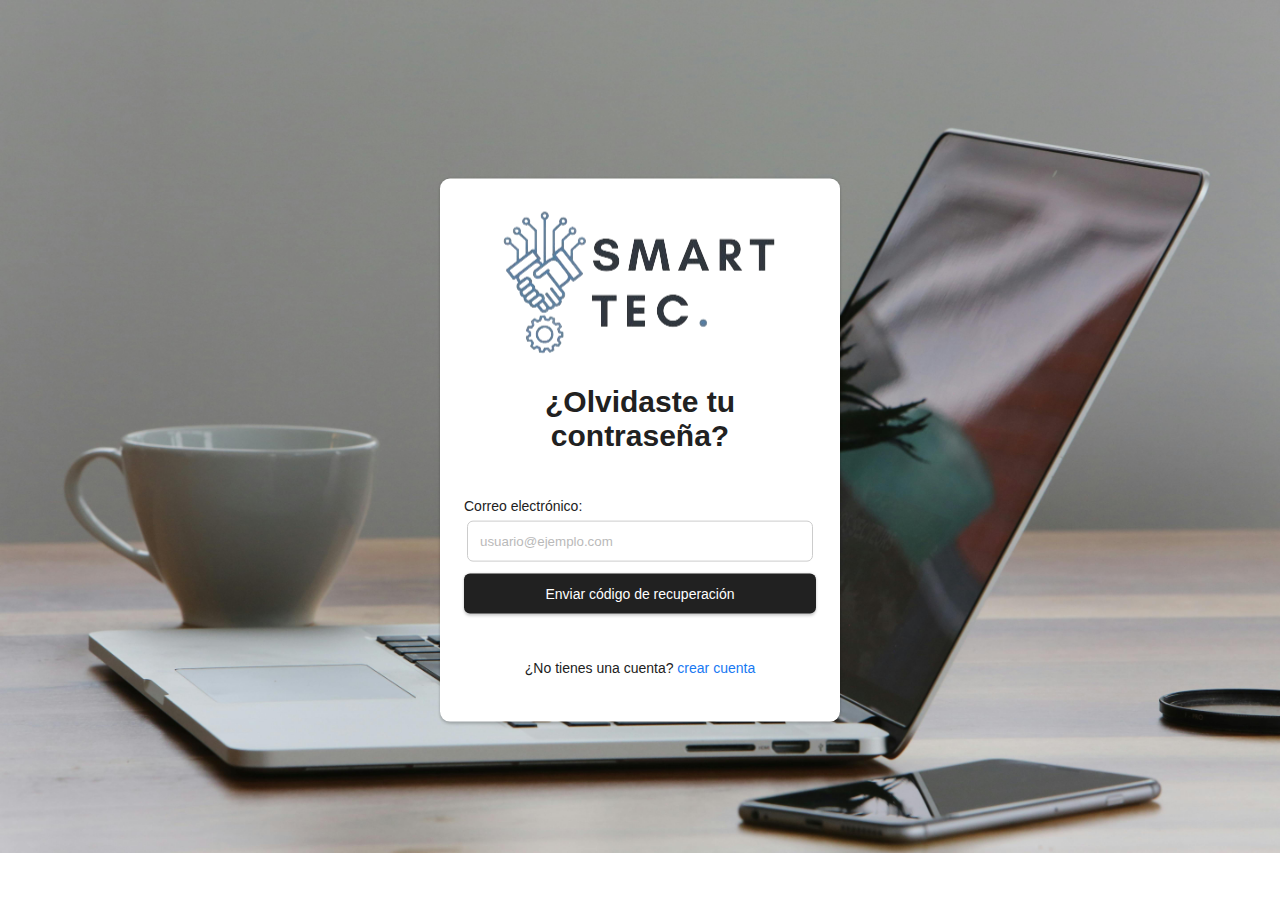
<file: inico de sesión/contraseña.html>
<!DOCTYPE html>
<html lang="en">
<head>
    <meta charset="UTF-8">
    <meta name="viewport" content="width=device-width, initial-scale=1.0">
    <title>Cambia la contraseña </title>
    <link rel="stylesheet" href="contraseñaEstilo.css">
</head>
<script>
  document.addEventListener('DOMContentLoaded', function() {
    function validarCorreo(email) {
      return email !== '';
    }
  
    function enviarCodigoRecuperacion(event) {
      event.preventDefault();
  
      var email = document.getElementById('email').value;
  
      if (!validarCorreo(email)) {
        alert('Por favor, introduce tu correo electrónico.');
        return;
      }
  
      alert('Se ha enviado un enlace de recuperación a tu correo electrónico.');
    }
  
    document.querySelector('.form').addEventListener('submit', enviarCodigoRecuperacion);
  });
  </script>
<body>
    <div class="form-container">
        <div class="logo-container">
          <a href="/index.html"><img src="/images/main-logo.png" alt=""></a>
          <h2>¿Olvidaste tu contraseña?</h2>
        </div>
  
        <form class="form">
          <div class="form-group">
            <label for="email">Correo electrónico:</label>
            <input type="text" id="email" name="email" placeholder="usuario@ejemplo.com" required="">
          </div>
  
          <button class="form-submit-btn" type="submit">Enviar código de recuperación</button>
        </form>
  
        <p class="signup-link">
          ¿No tienes una cuenta?
          <a href="registro.html" class="signup-link link"> crear cuenta</a>
        </p>
      </div>
</body>
</html>
</file>
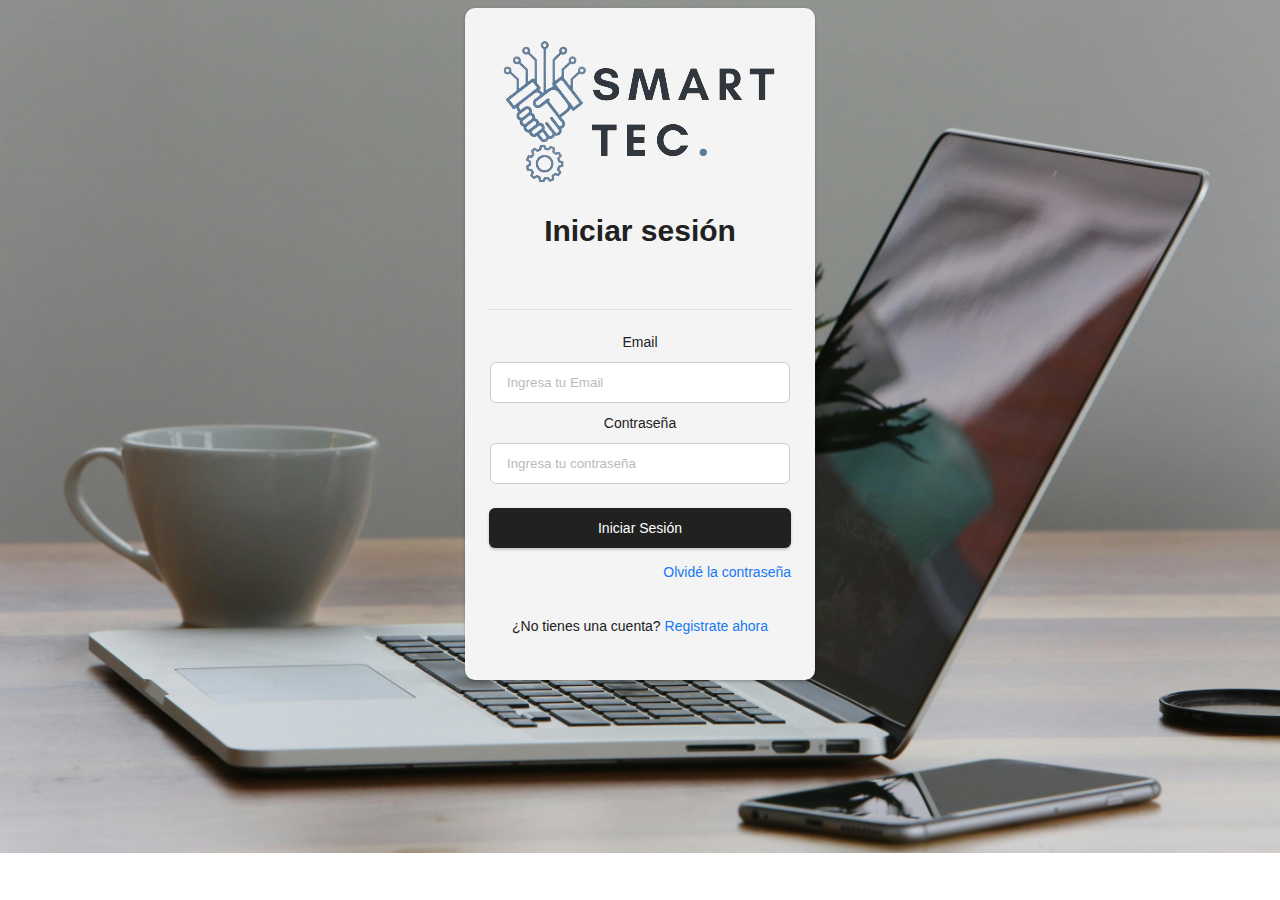
<file: inico de sesión/iniciar_sesion.html>
<!DOCTYPE html>
<html lang="en">
<head>
    <meta charset="UTF-8">
    <meta name="viewport" content="width=device-width, initial-scale=1.0">
    <title>Iniciar Sesión</title>
    <link rel="stylesheet" href="iniciarEstilo.css">
</head>
<script>
  document.addEventListener('DOMContentLoaded', function() {
    function validarCampos(email, password) {
      return email !== '' && password !== '';
    }
  
    function iniciarSesion(event) {
      event.preventDefault();
  
      var email = document.getElementById('email').value;
      var password = document.getElementById('password').value;
  
      if (!validarCampos(email, password)) {
        alert('Por favor, rellena todos los campos.');
        return;
      }
  
      alert('Iniciando sesión...');
      window.location.href = '/index.html'; // Te envía al index.html
    }
  
    document.querySelector('.form').addEventListener('submit', iniciarSesion);
  });
  </script>
<body>
    <div class="form-container">
        <div class="logo-container">
          <a href="/index.html"><img src="/images/main-logo.png" alt=""></a>
          <h2>Iniciar sesión</h2>
        </div>
  
        <div class="line"></div>
        <form class="form">
          <div class="form-group">
            <label for="email">Email</label>
            <input required="" placeholder="Ingresa tu Email" name="email" id="email" type="text">
          </div>
  
          <div class="form-group">
            <label for="password">Contraseña</label>
            <input required="" name="password" placeholder="Ingresa tu contraseña" id="password" type="password">
          </div>
  
          <button type="submit" class="form-submit-btn">Iniciar Sesión</button>
        </form>
  
        <a class="forgot-password-link link" href="contraseña.html">Olvidé la contraseña</a>
  
        <p class="signup-link">
          ¿No tienes una cuenta?
          <a class="signup-link link" href="registro.html"> Registrate ahora</a>
        </p>
      </div>
</body>
</html>
</file>
<file: style.css>
/*
Theme Name: Ministore
Theme URI: 
Author: 
Author URI: 
Description: Ministore is specially designed product packaged for Ministore by Moksha.
Version: 
*/

/*--------------------------------------------------------------
This is main CSS file that contains custom style rules used in this template
--------------------------------------------------------------*/

/*------------------------------------*\
    Table of contents
\*------------------------------------*/

/*------------------------------------------------

CSS STRUCTURE:

    
/*--------------------------------------------------------------
/** 1. VARIABLES
--------------------------------------------------------------*/
:root {
  --accent-color:             #717171;
  --white-color:              #fff;
  --black-color:              #000;
  --gray-color:               #F3F3F3;
  --gray-color-300:           #D8D8D8;
  --gray-color-500:           #AEAEAE;
  --gray-color-800:           #3A3A3A;
  --light-gray-color:         #D7DDDF;
  --primary-color:            #72AEC8;
  --bs-primary-rgb:           114,174,200;
  --light-color:              #f8f9fa;
  --dark-color:               #212529;
  --light-blue-color:         #EDF1F3;
  --navbar-color-color:       #131814;
  --swiper-theme-color:       #4A4A4A;
  --swiper-pagination-color:  #4A4A4A;

}

/* on mobile devices below 600px
 */
@media screen and (max-width: 600px) {
    :root {
        --header-height : 100px;
        --header-height-min   : 80px;
    }
}

/* Fonts */
:root {
    --body-font           : "Lato", sans-serif;
    --heading-font        : "Jost", sans-serif;
}

/*----------------------------------------------*/
/* 1 GENERAL TYPOGRAPHY */
/*----------------------------------------------*/

/* 1.1 General Styles
/*----------------------------------------------*/
*, *::before, *::after {
  -webkit-box-sizing: border-box;
  -moz-box-sizing: border-box;
  box-sizing: border-box;
}
html {
  box-sizing: border-box;
}
body {
  font-family: var(--body-font);
  font-size: 14px;
  font-weight: 500;
  line-height: 1.6;
  margin: 0;
}
p {
  font-size: 1.2em;
  color: var(--gray-color-500);
}
ul.inner-list li {
   font-size: 1.2em;
}
a {
  color: var(--dark-color);
  text-decoration: none;
  transition: 0.3s color ease-out;
}
a.light {
  color: var(--light-color);
}
a:hover {
  text-decoration: none;
  color: var(--primary-color);
}

/*------------ Background Color -----------*/
.bg-gray {
    background: var(--gray-color);
}
.bg-dark {
    background: var(--dark-color);
}
.bg-light {
    background: var(--light-color);
}
.bg-light-blue {
    background: var(--light-blue-color);
}

/* - Section Padding
--------------------------------------------------------------*/
.padding-xsmall {
  padding-top: 0.5em;
  padding-bottom: 0.5em;
}
.padding-small {
  padding-top: 2em;
  padding-bottom: 2em;
}
.padding-medium {
  padding-top: 4em;
  padding-bottom: 4em;
}
.padding-large {
  padding-top: 7em;
  padding-bottom: 7em;
}
.padding-xlarge {
  padding-top: 9.5em;
  padding-bottom: 9.5em;
}

/* no padding */
.no-padding-top {
  padding-top: 0 !important;
}
.no-padding-right {
  padding-right: 0 !important;
}
.no-padding-bottom {
  padding-bottom: 0 !important;
}
.no-padding-left {
  padding-left: 0 !important;
}
.no-padding-tb {
  padding-top: 0 !important;
  padding-bottom: 0 !important;
}
.no-padding-lr {
  padding-left: 0 !important;
  padding-right: 0 !important;
}
.no-gutter {
  padding: 0 !important;
}

/* no padding and margin */
.no-padding {
  padding: 0 !important;
}
.no-margin {
  margin: 0 !important;
}

/* - Section margin
--------------------------------------------------------------*/
.margin-small {
  margin-top: 3em;
  margin-bottom: 3em;
}
.margin-medium {
  margin-top: 5em;
  margin-bottom: 5em;
}
.margin-large {
  margin-top: 7em;
  margin-bottom: 7em;
}
.margin-xlarge {
  margin-top: 9em;
  margin-bottom: 9em;
}

@media only screen and (max-width: 768px) {
  .margin-small,
  .margin-medium,
  .margin-large {
    margin-top: 1em;
    margin-bottom: 1em;
  }
}


/* - Section Title
--------------------------------------------------------------*/
h3.card-title,
h3.cart-title {
   font-size: 1.5em;
}

/* - Section width
--------------------------------------------------------------*/
.u-full-width {
    width: 100%;
    border: none;
}

/*--------------------------------------------------------------
/** 2.10 Buttons
--------------------------------------------------------------*/
/* - Button Sizes
------------------------------------------------------------- */
.btn.btn-small {
  padding: 0.8em 1.8em;
  font-size: 0.65em;
}
.btn.btn-medium {
  padding: 0.8em 2.8em;
  font-size: 1.1em;
  letter-spacing: 2px;
}
.btn.btn-large {
  padding: 2.4em 5.1em;
  font-size: 1.8em;
}

/* - Button Shapes
------------------------------------------------------------- */
.btn.btn-rounded,
.btn.btn-rounded::after {
  border-radius: 6px;
}
.btn.btn-pill,
.btn.btn-pill::after {
  border-radius: 2em;
}
/* button outline */
.btn.btn-outline-dark,
.btn.btn-outline-light,
.btn.btn-outline-accent {
  background: transparent;
  text-shadow: none;
  box-shadow: none;
}
.btn.btn-outline-dark:hover::after,
.btn.btn-outline-light:hover::after {
  background-color: transparent;
}
.btn.btn-outline-dark {
  border-color: rgba(0,0,0,1);
  color: var(--dark-color);
}
.btn.btn-outline-dark:hover {
  background: var(--dark-color);
  color: var(--light-color);
}
.btn.btn-outline-light {
  border-color: rgba(255,255,255,0.5);
  color: var(--light-color);
}
.btn.btn-outline-light:hover {
  background: var(--primary-color);
  color: var(--light-color);
  border-color: var(--primary-color);
}
.btn.btn-outline-accent {
  background: transparent;
  border-color: var(--accent-color);
  color: var(--dark-color);
}
.btn.btn-outline-accent:hover {
  border-color: var(--dark-color);
  color: var(--dark-color) !important;
}
.btn.btn-full {
  display: block;
  margin: .85em 0;
  width: 100%;
  letter-spacing: 0.12em;
}

/* no border radius */
.btn-rounded-none,
.btn-rounded-none::after {
  border-radius: 0;
}

/* - Buttons Color Scheme
------------------------------------------------------------- */
.btn.btn-normal {
  text-decoration: underline;
  border: none;
}
.btn.btn-normal:hover {
  text-decoration: none;
}
.btn.btn-accent {
  color: var(--light-color);
  background-color: var(--accent-color);
  border: none;
}
.btn.btn-accent:hover {
  color: var(--light-color) !important;
  background-color: var(--primary-color);
}
.btn.btn-black {
  background-color: var(--dark-color);
  color: var(--light-color);
  border: none;
}
.btn.btn-black:hover {
  background-color: var(--primary-color);
  color: var(--light-color);
}
.btn.btn-light {
  background-color: var(--light-color);
  color: var(--dark-color);
  border: none;
}
.btn.btn-light:hover {
  background-color: var(--primary-color);
  color: var(--light-color);
}
.btn.btn-primary {
  background: var(--primary-color);
  color: var(--light-color);
  border: none;
}
.btn.btn-primary:hover {
  background-color: var(--dark-color);
  color: var(--light-color);
}

/* - Buttons Aligns
------------------------------------------------------------- */
.btn-left {
  text-align: left;
  display: block;
}
.btn-center {
  text-align: center;
  display: block;
}
.btn-right {
  text-align: right;
  display: block;
}

/*----------------------------------------------*/
/* 2 SITE STRUCTURE */
/*----------------------------------------------*/

/* - Search Bar
------------------------------------------------------------- */
.search-box {
    background: var(--gray-color);
    position: relative;
}
.close-button {
    position: absolute;
    top: 20px;
    right: 120px;
    cursor: pointer;
    z-index: 9;
}
.search-box input.search-input {
    font-size: 1.3em;
    width: 70%;
    height: 30px;
    padding: 25px;
    border-radius: 80px;
    border-color: rgb(0 0 0 / 25%);
    background: transparent;
}
.search-box svg {
    width: 22px;
    height: 22px;
    color: var(--primary-color);
}
.search-box svg.search {
    margin-left: -50px;
}


/** Search Form
--------------------------------------------------------------*/
.search-form input[type="search"].search-field {
  border: none;
  background: #f1f1f1;
  width: 100%;
  border-radius: 50px;
  padding: 10px 40px;
}
.search-form input[type="search"].search-field::focus {
  border-color: #af9aaa;
}
.search-form button {
  position: absolute;
  top: 6px;
  right: 9px;
  background: transparent;
  border: none;
}

/** Search Popup
--------------------------------------------------------------*/
.search-popup {
  background-color: #fff;
  position: fixed;
  left: 0;
  top: 0;
  width: 100%;
  height: 100%;
  opacity: 0;
  visibility: hidden;
  z-index: 9999;
  -webkit-transition: opacity 0.3s 0s, visibility 0s 0.3s;
  -moz-transition: opacity 0.3s 0s, visibility 0s 0.3s;
  transition: opacity 0.3s 0s, visibility 0s 0.3s;
}
.search-popup.is-visible {
  opacity: 1;
  visibility: visible;
  cursor: -webkit-image-set(url("data:image/svg+xml;charset=utf8,%3Csvg xmlns='http://www.w3.org/2000/svg' width='20' height='20' viewBox='0 0 20 20'%3E%3Cpath fill='%23FFF' d='M20 1l-1-1-9 9-9-9-1 1 9 9-9 9 1 1 9-9 9 9 1-1-9-9'/%3E%3C/svg%3E") 1x, url("data:image/svg+xml;charset=utf8,%3Csvg xmlns='http://www.w3.org/2000/svg' width='20' height='20' viewBox='0 0 20 20'%3E%3Cpath fill='%23000' d='M20 1l-1-1-9 9-9-9-1 1 9 9-9 9 1 1 9-9 9 9 1-1-9-9'/%3E%3C/svg%3E") 2x), pointer;
  cursor: url("data:image/svg+xml;charset=utf8,%3Csvg xmlns='http://www.w3.org/2000/svg' width='20' height='20' viewBox='0 0 20 20'%3E%3Cpath fill='%23000' d='M20 1l-1-1-9 9-9-9-1 1 9 9-9 9 1 1 9-9 9 9 1-1-9-9'/%3E%3C/svg%3E"), pointer;
  -webkit-transition: opacity 0.3s 0s, visibility 0s 0s;
  -moz-transition: opacity 0.3s 0s, visibility 0s 0s;
  transition: opacity 0.3s 0s, visibility 0s 0s;
}
.search-popup-container {
  background-color: transparent;
  position: relative;
  top: 50%;
  margin: 0 auto;
  padding: 0;
  width: 90%;
  max-width: 800px;
  text-align: center;
  box-shadow: none;
  cursor: default;
  -webkit-transform: translateY(-40px);
  transform: translateY(-40px);
  -webkit-transition-property: -webkit-transform;
  transition-property: transform;
  -webkit-transition-duration: 0.3s;
  transition-duration: 0.3s;
}
.is-visible .search-popup-container {
  -webkit-transform: translateY(-50%);
  transform: translateY(-50%);
}
.search-popup-form {
  position: relative;
  margin: 0 0 3em 0;
}
.search-popup-form .form-control {
  padding: 0 0 .375em 0;
  font-size: 2em;
}
.search-popup-form #search-popup-submit {
  display: none;
}
.search-popup .search-popup-close {
  display: block;
  position: absolute;
  top: 2em;
  right: 2em;
  margin: -0.5em;
  padding: 0.5em;
  line-height: 0;
}
.search-popup .search-popup-close:hover {
  -webkit-transform: rotate(90deg);
  -ms-transform: rotate(90deg);
  transform: rotate(90deg);
}
.search-popup .search-popup-close i {
  display: block;
  position: relative;
  width: 1em;
  height: 1em;
  fill: rgba(0,0,0,0.5);
}
.search-popup .search-popup-close:hover i {
  fill: rgba(0,0,0,1);
}
.search-popup .cat-list-title {
  margin-top: 40px;
  margin-bottom: 10px;
  font-size: 0.6em;
  font-weight: normal;
  text-transform: uppercase;
  letter-spacing: 0.1em;
}
.search-popup .cat-list {
  margin: 0;
  list-style-type: none;
}
.search-popup .cat-list-item {
  display: inline-block;
  margin-bottom: 0;
  letter-spacing: 0.015em;
  font-size: 2em;
}
.search-popup .cat-list-item a {
  position: relative;
}
.search-popup .cat-list-item a::after {
  background: none repeat scroll 0 0 #fff;
  content: "";
  height: 1px;
  border-bottom: 1px solid #ff9697;
  left: 0;
  opacity: 0;
  position: absolute;
  top: 100%;
  width: 100%;
  -webkit-transition: height 0.3s,opacity 0.3s,-webkit-transform 0.3s;
  transition: height 0.3s,opacity 0.3s,transform 0.3s;
  -webkit-transform: translateY(-5px);
  transform: translateY(-5px);
}
.search-popup .cat-list-item a:hover::after {
  height: 1px;
  opacity: 1;
  -webkit-transform: translateY(2px);
  transform: translateY(2px);
}
.search-popup .cat-list-item::after {
  content: "/";
  padding: 0 5px;
  line-height: 1;
  color: rgba(0, 0, 0, 0.5);
  vertical-align: text-top;
}
.search-popup .cat-list-item:last-child::after {
  display: none;
}

@media only screen and (max-width: 991px) {
  .search-popup .cat-list-item,
  .search-popup-form .form-control {
    font-size: 1.425em;
  }
}
@media only screen and (max-width: 767px) {
.search-popup .search-popup-close {
    top: 1em;
    right: 1em;
  }
}
@media only screen and (max-width: 575px) {
  .search-popup .cat-list-item,
  .search-popup-form .form-control {
    font-size: 1.125em;
  }
  .search-popup .search-popup-close {
    top: 1em;
    right: 1em;
  }
}

.search-popup input[type="search"] {
  font-size: 24px;
  height: 60px;
  padding: 26px;
}
.search-popup .search-form button {
  top: 12px;
  right: 15px;
}
.search-popup .search-form button svg {
  height: 28px;
  width: 28px;
}


/* 1. Header
/*----------------------------------------------*/
.site-header {
    position: fixed;
    width: 100%;
    z-index: 10;
    transition: background 0.3s ease-out;
}
.navbar-toggler svg.navbar-icon {
    width: 50px;
    height: 50px;
}
.navbar-nav .nav-item a.nav-link {
    color: var(--accent-color);
}
.navbar-nav .nav-item a.nav-link.active, 
.navbar-nav .nav-item a.nav-link:focus, 
.navbar-nav .nav-item a.nav-link:hover {
    color: var(--primary-color);
}

/*------------ Offcanvas -------------- */
#header-nav .navbar-toggler:focus {
    box-shadow: none;
}
#header-nav .offcanvas.show {
    z-index: 9999;
    background-color: var(--light-blue-color);
}
#header-nav .offcanvas-end {
    width: 500px;
}
.offcanvas.show .nav-item a.nav-link {
    font-size: 2em;
}
.offcanvas.show .offcanvas-body .navbar-nav {
    align-items: unset!important;
    padding-left: 20px;
}

/*------------ Top User Icons -----------*/
.site-header .user-items svg {
    width: 18px;
    height: 18px;
    cursor: pointer;
}

@media only screen and (max-width: 991px) {
  #navbar .user-items {
    display: none;
  }
}


/* 2. Billboard
/*----------------------------------------------*/
/*------------Swiper Arrow -----------*/
#billboard .swiper-arrow {
    position: absolute;
    top: 0;
    bottom: 0;
    z-index: 2;
    display: flex;
    align-items: center;
}
.swiper-icon.swiper-arrow svg {
    fill: var(--light-gray-color);
}
.swiper-icon.swiper-arrow:hover svg,
.swiper-icon.swiper-arrow:focus svg {
    fill: var(--primary-color);
}
#billboard .swiper-arrow.swiper-arrow-prev {
    left: 0;
}
#billboard .swiper-arrow.swiper-arrow-next {
    right: 0;
}

@media only screen and (max-width: 767px) {
  #billboard .banner-content {
      margin-top: 210px;
  }
  #billboard .image-holder {
      margin-top: -390px;
      opacity: 0.3;
  }
  #billboard .swiper-arrow {
      top: 400px;
  }
}

/* 3. Icon Box - Company Services
/*----------------------------------------------*/
.icon-box .icon-box-icon svg {
    width: 26px;
    height: 26px;
    fill: var(--primary-color);
}

@media only screen and (max-width: 991px) {
  #company-services .icon-box {
    flex-wrap: wrap;
  }
}

/* 4. Product
/*----------------------------------------------*/
.product-store .product-card .cart-concern {
    bottom: 75px;
    width: 100%;
    display: flex;
    justify-content: center;
    cursor: pointer;
    text-transform: uppercase;
    transition: all 0.3s ease-out;
    opacity: 0;
}
.product-store .product-card:hover .cart-concern {
    bottom: 90px;
    opacity: 1;
}
.product-card .cart-concern svg {
    width: 16px;
    height: 16px;
    fill: var(--light-color);
    margin-left: 9px;
}
.product-card .card-detail span {
    font-size: 1.5em;
}

@media only screen and (max-width: 575px) {
  .product-store .product-card .card-detail {
      padding: 10px;
  }
}

/*------------Swiper Pagination -----------*/
.product-store .swiper-pagination.swiper-pagination-clickable.swiper-pagination-bullets.swiper-pagination-horizontal {
    bottom: 35px;
}
.swiper-pagination span.swiper-pagination-bullet {
    width: 15px;
    height: 15px;
}

/* 5. Testimonial
/*----------------------------------------------*/
.review-item blockquote {
    font-size: 2.5em;
    font-weight: 300;
    line-height: 1.2;
}
.rating svg.star {
    width: 16px;
    height: 16px;
    fill: var(--primary-color);
}
#testimonials .swiper-arrow svg {
    width: 45px;
    height: 45px;
    fill: var(--light-gray-color);
}
.review-content .swiper-arrow {
    top: 0;
    bottom: 0;
    z-index: 2;
}
.review-content .swiper-arrow.swiper-arrow-next {
    right: 0;
}
.review-content .quotation svg.quote {
    color: var(--light-blue-color);
}

@media only screen and (max-width: 767px) {
  #testimonials blockquote {
      font-size: 2em;
  }
  .review-content .swiper-arrow {
      bottom: -420px;
  }
}

/* 6. Subscribe
/*----------------------------------------------*/
.subscribe-content p {
   color: var(--gray-color-500);
}

@media only screen and (max-width: 1199px) {
  .subscription-form input.form-control,
  .subscription-form button {
      width: 100%;
      margin-bottom: 10px;
  }
}

/* 7. Instagram
/*----------------------------------------------*/
#instagram figure.instagram-item {
    width: 20%;
}
figure.instagram-item img.insta-image {
    width: 100%;
    height: 100%;
    object-fit: cover;
}
.instagram-item .icon-overlay {
    top: 30px;
    left: 0;
    width: 100%;
    height: auto;
    color: var(--light-color);
    opacity: 0;
    transition: 0.9s ease-out;
}
.instagram-item:hover .icon-overlay {
    top: 0;
    opacity: 1;
}
.instagram-item .icon-overlay svg.instagram {
    height: 50px;
}

@media only screen and (max-width: 767px) {
  #instagram figure.instagram-item {
      width: 30%;
  }
}

@media only screen and (max-width: 501px) {
  #instagram figure.instagram-item {
      width: 100%;
  }
}

/* 8. Footer
/*----------------------------------------------*/
/*------------ Social Icon -----------*/
.social-links svg {
    width: 20px;
    height: 20px;
    color: var(--light-gray-color);
}
.social-links svg:hover {
    color: var(--primary-color);
}
.social-links li {
  padding-right: 30px;
}


/* 9. About Us Page
/*----------------------------------------------*/
/*------------ Video Icon -----------*/
.video-item a {
    top: 0;
    right: 0;
    bottom: 0;
    left: 0;
}
.video-item svg.video-player {
    width: 80px;
    height: 80px;
    padding: 19px;
    border-radius: 50%;
}

/* - Shop Page
--------------------------------------------------------------*/
/* ----------- Search Bar -----------*/
.shopify-grid select#input-sort {
    font-size: 1.2em;
    color: var(--dark-grey-color);
    border: none;
    padding: 0;
    text-align: center;
}

/* ----------- SideBar -----------*/
.sidebar input.search-field {
    width: 290px;
    height: 50px;
    box-shadow: 5px 5px 15px 5px #eee;
    border: 1px solid #eee;
    padding-left: 20px;
    outline-offset: 0;
}
.sidebar .search-icon {
    padding: 14px;
}
.sidebar svg.search {
    width: 20px;
    height: 20px;
}
.sidebar h5.widget-title {
    font-size: 1.4em;
    margin-bottom: 15px;
}
.sidebar .sidebar-list li {
    font-size: 1.2em;
}
.sidebar .sidebar-list li a {
    color: var(--dark-30);
}
.sidebar .sidebar-list li a:hover {
    color: var(--primary-color);
}

@media only screen and (max-width: 991px) {
  .widget-search-bar form {
      flex-wrap: wrap;
  }
}

/* ----------- Pagination -----------*/
.paging-navigation .pagination .page-numbers {
    font-size: 1.4em;
    color: var(--gray-color-500);
}
.paging-navigation .pagination .page-numbers:hover {
    color: var(--primary-color);
}
.paging-navigation .pagination svg {
    width: 35px;
}


/* 10. Single Product Page
/*----------------------------------------------*/
/*------------ Product Info -----------*/
.product-info .rating svg.star-fill {
    fill: var(--dark-color);
}
.product-info .select-list li.select-item {
    font-size: 1.2em;
}
.product-quantity .input-group {
  width: 140px;
  gap: 2px;
}
.product-quantity #quantity {
  height: auto;
  width: 20px;
  border: none;
  margin: 0;
  padding: 0;
}
.product-quantity #quantity,
.product-quantity .btn-number {
  width: 40px;
  height: 40px;
  text-align: center;
  background: #FFFFFF;
  border: 1px solid #E2E2E2;
  border-radius: 6px;
  color: #222;
  padding: 0;
}
.single-product .cart-wrap h4.item-title {
    font-size: 1.5em;
}
.single-product .product-quantity .stock-number {
    font-size: 1.2em;
}
.meta-product h4.item-title {
    font-size: 1.2em;
}

/*------------ Product Info Tabs -----------*/
.product-info-tabs .tabs-listing button {
    font-size: 2em;
    color: var(--dark-color);
}
.product-info-tabs .nav-tabs .nav-link {
    border: none;
}
.product-info-tabs .nav-tabs .nav-item.show .nav-link, 
.product-info-tabs .nav-tabs .nav-link.active {
    color: var(--primary-color);
}


@media only screen and (max-width: 991px) {
  .product-info-tabs .tabs-listing button {
      font-size: 1.2em;
      padding-right: 20px!important;
  }
}


/* 10. Cart Page
-----------------------------------------------------*/
.shopify-cart .card-price .money {
    font-size: 1.5em;
}
.shopify-cart .total-price .money {
    font-size: 2.9em;
}
.total-price .cart-totals {
    font-size: 1.5em;
}
.shopify-cart .table th {
    width: 30%;
}


/* 11. Checkout Page
--------------------------------------------------------------*/
.list-group-item span {
    font-size: 1.2em;
}


/* 12. Blog Page
--------------------------------------------------------------*/
/*------------ Sidebar -----------*/
.sidebar-post-item h4.card-title {
    font-size: 1.2em;
}

/* 13. Sibgle Post Page
--------------------------------------------------------------*/
#single-post-navigation .post-navigation span.page-nav-title {
    font-size: 1.5em;
}
.post-navigation svg {
    width: 30px;
    height: 45px;
}
.post-navigation:hover svg,
.post-navigation:focus svg {
    fill: var(--primary-color);
}
/* carrito de compras----------------------- */
.carrito-descripcion{
  width: 700px;
  
}

.carrito-de-compras {
  overflow: auto;
}

  .navbar-brand img {
    width: 150px; /* Ajusta este valor a lo que necesites */
    height: auto;
  }
</file>
<file: inico de sesión/contraseñaEstilo.css>
body {
  background-image: url('/images/pexels-life-of-pix-7974.jpg'); /* Ruta de tu imagen de fondo */
  background-size: cover; /* Para que la imagen cubra todo el fondo */
  background-repeat: no-repeat; /* Evita la repetición de la imagen */
}


.form-container {
    max-width: 400px;
    background-color: #fff;
    padding: 32px 24px;
    font-size: 14px;
    font-family: sans-serif;
    color: #212121;
    display: flex;
    flex-direction: column;
    gap: 20px;
    box-sizing: border-box;
    border-radius: 10px;
    box-shadow: 0px 0px 3px rgba(0, 0, 0, 0.084), 0px 2px 3px rgba(0, 0, 0, 0.168);
    margin: auto; /* Esto centra horizontalmente el formulario */
    position: absolute;
    top: 50%; /* Esto centra verticalmente el formulario */
    left: 50%;
    transform: translate(-50%, -50%)
  }
  
  .form-container button:active {
    scale: 0.95;
  }
  
  .form-container .logo-container {
    text-align: center;
    font-weight: 600;
    font-size: 20px;
  }
  
  .form-container .form {
    display: flex;
    flex-direction: column;
  }
  
  .form-container .form-group {
    display: flex;
    flex-direction: column;
    gap: 2px;
  }
  
  .form-container .form-group label {
    display: block;
    margin-bottom: 5px;
  }
  
  .form-container .form-group input {
    width: calc(100% - 32px); /* Ajusta el ancho para centrarlo horizontalmente */
    margin: 0 auto; /* Centra el cuadro de texto horizontalmente */
    padding: 12px; /* Ajusta el padding para centrar el texto verticalmente */
    border-radius: 6px;
    font-family: inherit;
    border: 1px solid #ccc
  }
  
  .form-container .form-group input::placeholder {
    opacity: 0.5;
  }
  
  .form-container .form-group input:focus {
    outline: none;
    border-color: #1778f2;
  }
  
  .form-container .form-submit-btn {
    display: flex;
    justify-content: center;
    align-items: center;
    font-family: inherit;
    color: #fff;
    background-color: #212121;
    border: none;
    width: 100%;
    padding: 12px 16px;
    font-size: inherit;
    gap: 8px;
    margin: 12px 0;
    cursor: pointer;
    border-radius: 6px;
    box-shadow: 0px 0px 3px rgba(0, 0, 0, 0.084), 0px 2px 3px rgba(0, 0, 0, 0.168);
  }
  
  .form-container .form-submit-btn:hover {
    background-color: #313131;
  }
  
  .form-container .link {
    color: #1778f2;
    text-decoration: none;
  }
  
  .form-container .signup-link {
    align-self: center;
    font-weight: 500;
  }
  
  .form-container .signup-link .link {
    font-weight: 400;
  }
  
  .form-container .link:hover {
    text-decoration: underline;
  }
</file>
<file: inico de sesión/iniciarEstilo.css>
body {
    background-image: url('/images/pexels-life-of-pix-7974.jpg'); /* Ruta de tu imagen de fondo */
    background-size: cover; /* Para que la imagen cubra todo el fondo */
    background-repeat: no-repeat; /* Evita la repetición de la imagen */
}



.form-container {
    width: 350px;
    margin: 0 auto; /* Centra horizontalmente el contenedor */
    padding: 32px 24px;
    font-size: 14px;
    font-family: sans-serif;
    color: #212121;
    display: flex;
    flex-direction: column;
    gap: 24px;
    box-sizing: border-box;
    border-radius: 10px;
    box-shadow: 0px 0px 3px rgba(0, 0, 0, 0.084), 0px 2px 3px rgba(0, 0, 0, 0.168);
    background-color: #f4f4f4
}

.logo-container {
    margin-bottom: 12px;
    text-align: center;
    font-weight: 700;
    font-size: 20px;
}

.form {
    display: flex;
    flex-direction: column;
    gap: 12px;
}

.form-group {
    display: flex;
    flex-direction: column;
    align-items: center; /* Centra horizontalmente los elementos */
    gap: 12px;
}

.form-group input[type="text"],
.form-group input[type="password"] {
    width: 100%;
    max-width: 300px; /* Ajusta el ancho máximo para evitar que los campos sean demasiado anchos en pantallas grandes */
    padding: 12px 16px;
    border-radius: 6px;
    font-family: inherit;
    border: 1px solid #ccc;
    box-sizing: border-box; /* Asegura que el padding no aumente el ancho total del campo */
}

.form-group input::placeholder {
    opacity: 0.5;
}

.form-group input[type="text"]:focus,
.form-group input[type="password"]:focus {
    outline: none;
    border-color: #1778f2;
}

.form-submit-btn {
    display: flex;
    justify-content: center;
    align-items: center;
    font-family: inherit;
    color: #fff;
    background-color: #212121;
    border: none;
    width: 100%;
    padding: 12px 16px;
    font-size: inherit;
    gap: 8px;
    margin: 12px 0;
    cursor: pointer;
    border-radius: 6px;
    box-shadow: 0px 0px 3px rgba(0, 0, 0, 0.084), 0px 2px 3px rgba(0, 0, 0, 0.168);
}

.form-submit-btn:hover {
    background-color: #313131;
}

.link {
    color: #1778f2;
    text-decoration: none;
}

.forgot-password-link {
    align-self: flex-end;
    margin-top: -20px;
}

.signup-link {
    align-self: center;
    font-weight: 500;
}

.signup-link .link {
    font-weight: 400;
}

.link:hover {
    text-decoration: underline;
}

.line {
    width: 100%;
    height: 1px;
    background-color: #212121;
    opacity: 0.1;
}
</file>
